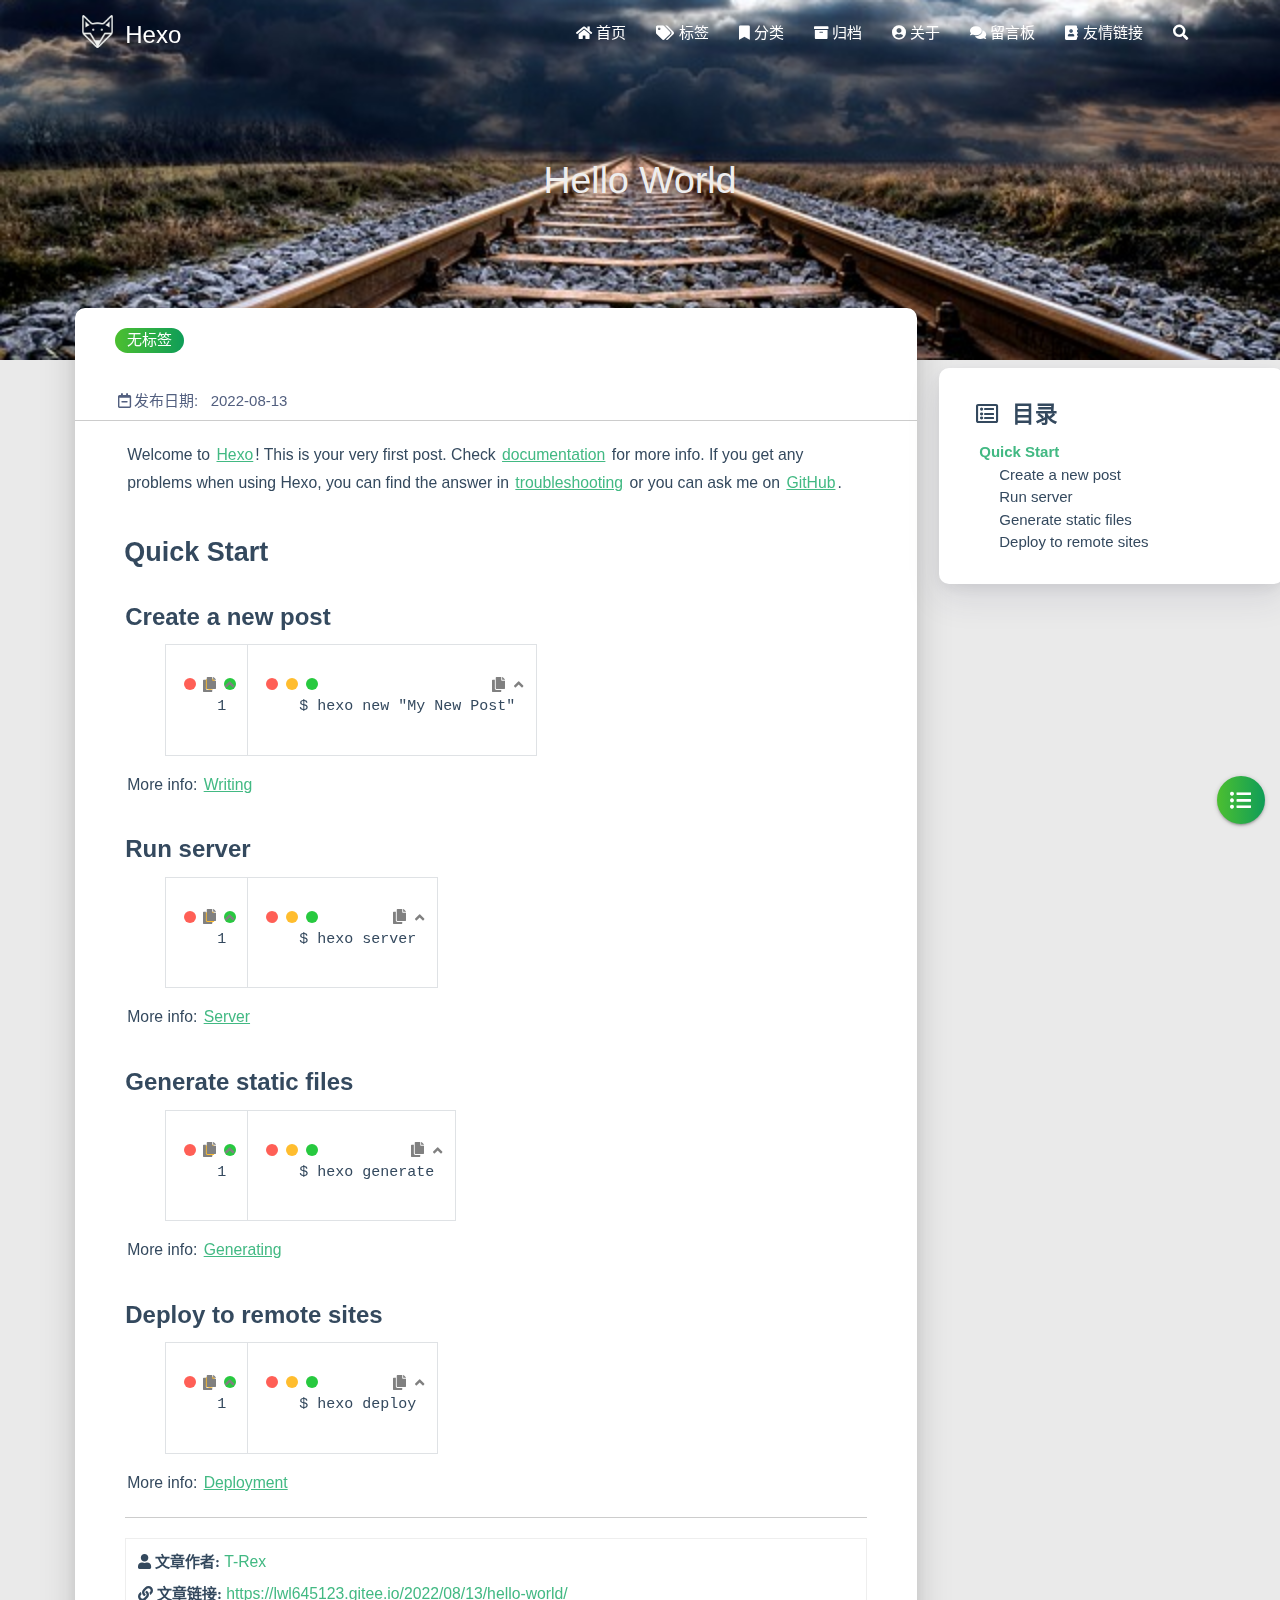
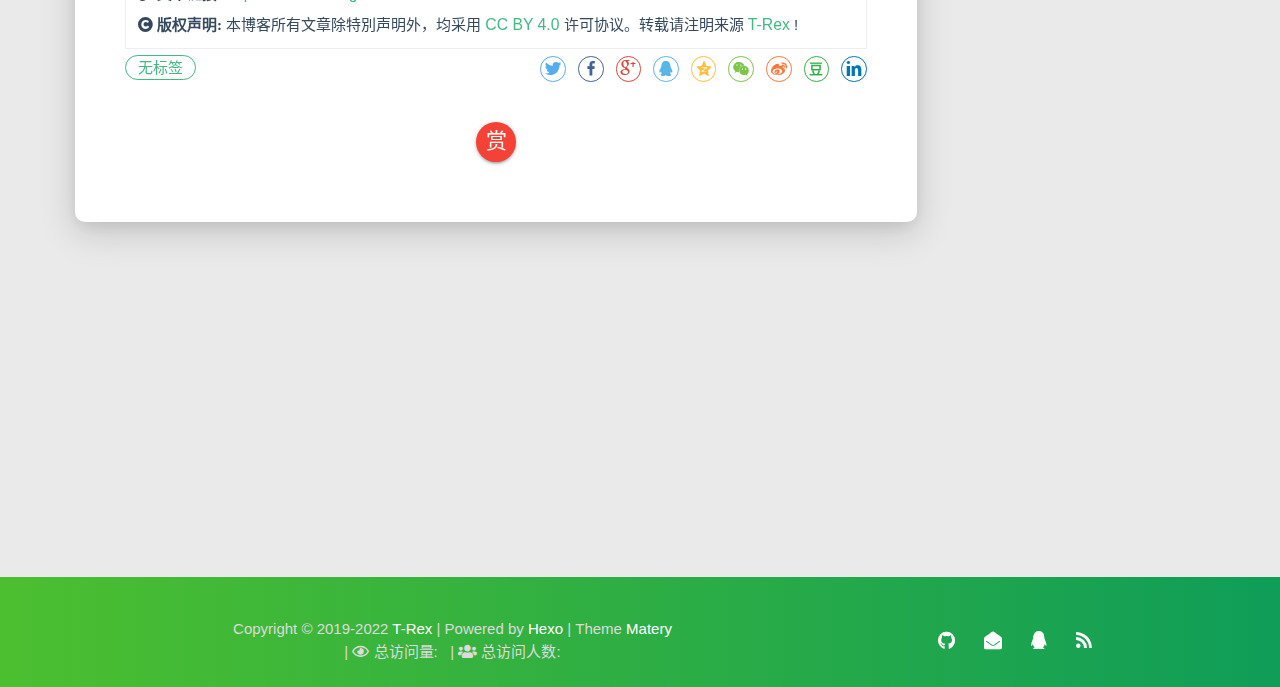
<file: 2022/08/13/hello-world/index.html>
<!DOCTYPE HTML>
<html lang="zh-CN">


<head>
    <meta charset="utf-8">
    <meta name="keywords" content="Hello World, Hexo">
    <meta name="description" content="Welcome to Hexo! This is your very first post. Check documentation for more info. If you get any problems when using Hex">
    <meta http-equiv="X-UA-Compatible" content="IE=edge">
    <meta name="viewport" content="width=device-width, initial-scale=1.0, user-scalable=no">
    <meta name="renderer" content="webkit|ie-stand|ie-comp">
    <meta name="mobile-web-app-capable" content="yes">
    <meta name="format-detection" content="telephone=no">
    <meta name="apple-mobile-web-app-capable" content="yes">
    <meta name="apple-mobile-web-app-status-bar-style" content="black-translucent">
    <meta name="referrer" content="no-referrer-when-downgrade">
    <!-- Global site tag (gtag.js) - Google Analytics -->


    <title>Hello World | Hexo</title>
    <link rel="icon" type="image/png" href="/favicon.png">

    <link rel="stylesheet" type="text/css" href="/libs/awesome/css/all.min.css">
    <link rel="stylesheet" type="text/css" href="/libs/materialize/materialize.min.css">
    <link rel="stylesheet" type="text/css" href="/libs/aos/aos.css">
    <link rel="stylesheet" type="text/css" href="/libs/animate/animate.min.css">
    <link rel="stylesheet" type="text/css" href="/libs/lightGallery/css/lightgallery.min.css">
    <link rel="stylesheet" type="text/css" href="/css/matery.css">
    <link rel="stylesheet" type="text/css" href="/css/my.css">

    <script src="/libs/jquery/jquery-3.6.0.min.js"></script>

<meta name="generator" content="Hexo 5.4.2"></head>




<body>
    <header class="navbar-fixed">
    <nav id="headNav" class="bg-color nav-transparent">
        <div id="navContainer" class="nav-wrapper container">
            <div class="brand-logo">
                <a href="/" class="waves-effect waves-light">
                    
                    <img src="/medias/logo.png" class="logo-img" alt="LOGO">
                    
                    <span class="logo-span">Hexo</span>
                </a>
            </div>
            

<a href="#" data-target="mobile-nav" class="sidenav-trigger button-collapse"><i class="fas fa-bars"></i></a>
<ul class="right nav-menu">
  
  <li class="hide-on-med-and-down nav-item">
    
    <a href="/" class="waves-effect waves-light">
      
      <i class="fas fa-home" style="zoom: 0.6;"></i>
      
      <span>首页</span>
    </a>
    
  </li>
  
  <li class="hide-on-med-and-down nav-item">
    
    <a href="/tags" class="waves-effect waves-light">
      
      <i class="fas fa-tags" style="zoom: 0.6;"></i>
      
      <span>标签</span>
    </a>
    
  </li>
  
  <li class="hide-on-med-and-down nav-item">
    
    <a href="/categories" class="waves-effect waves-light">
      
      <i class="fas fa-bookmark" style="zoom: 0.6;"></i>
      
      <span>分类</span>
    </a>
    
  </li>
  
  <li class="hide-on-med-and-down nav-item">
    
    <a href="/archives" class="waves-effect waves-light">
      
      <i class="fas fa-archive" style="zoom: 0.6;"></i>
      
      <span>归档</span>
    </a>
    
  </li>
  
  <li class="hide-on-med-and-down nav-item">
    
    <a href="/about" class="waves-effect waves-light">
      
      <i class="fas fa-user-circle" style="zoom: 0.6;"></i>
      
      <span>关于</span>
    </a>
    
  </li>
  
  <li class="hide-on-med-and-down nav-item">
    
    <a href="/contact" class="waves-effect waves-light">
      
      <i class="fas fa-comments" style="zoom: 0.6;"></i>
      
      <span>留言板</span>
    </a>
    
  </li>
  
  <li class="hide-on-med-and-down nav-item">
    
    <a href="/friends" class="waves-effect waves-light">
      
      <i class="fas fa-address-book" style="zoom: 0.6;"></i>
      
      <span>友情链接</span>
    </a>
    
  </li>
  
  <li>
    <a href="#searchModal" class="modal-trigger waves-effect waves-light">
      <i id="searchIcon" class="fas fa-search" title="搜索" style="zoom: 0.85;"></i>
    </a>
  </li>
</ul>


<div id="mobile-nav" class="side-nav sidenav">

    <div class="mobile-head bg-color">
        
        <img src="/medias/logo.png" class="logo-img circle responsive-img">
        
        <div class="logo-name">Hexo</div>
        <div class="logo-desc">
            
            生而俗人，喜欢金钱和感动
            
        </div>
    </div>

    <ul class="menu-list mobile-menu-list">
        
        <li class="m-nav-item">
	  
		<a href="/" class="waves-effect waves-light">
			
			    <i class="fa-fw fas fa-home"></i>
			
			首页
		</a>
          
        </li>
        
        <li class="m-nav-item">
	  
		<a href="/tags" class="waves-effect waves-light">
			
			    <i class="fa-fw fas fa-tags"></i>
			
			标签
		</a>
          
        </li>
        
        <li class="m-nav-item">
	  
		<a href="/categories" class="waves-effect waves-light">
			
			    <i class="fa-fw fas fa-bookmark"></i>
			
			分类
		</a>
          
        </li>
        
        <li class="m-nav-item">
	  
		<a href="/archives" class="waves-effect waves-light">
			
			    <i class="fa-fw fas fa-archive"></i>
			
			归档
		</a>
          
        </li>
        
        <li class="m-nav-item">
	  
		<a href="/about" class="waves-effect waves-light">
			
			    <i class="fa-fw fas fa-user-circle"></i>
			
			关于
		</a>
          
        </li>
        
        <li class="m-nav-item">
	  
		<a href="/contact" class="waves-effect waves-light">
			
			    <i class="fa-fw fas fa-comments"></i>
			
			留言板
		</a>
          
        </li>
        
        <li class="m-nav-item">
	  
		<a href="/friends" class="waves-effect waves-light">
			
			    <i class="fa-fw fas fa-address-book"></i>
			
			友情链接
		</a>
          
        </li>
        
        
        <li><div class="divider"></div></li>
        <li>
            <a href="https://github.com/blinkfox/hexo-theme-matery" class="waves-effect waves-light" target="_blank">
                <i class="fab fa-github-square fa-fw"></i>Fork Me
            </a>
        </li>
        
    </ul>
</div>


        </div>

        
            <style>
    .nav-transparent .github-corner {
        display: none !important;
    }

    .github-corner {
        position: absolute;
        z-index: 10;
        top: 0;
        right: 0;
        border: 0;
        transform: scale(1.1);
    }

    .github-corner svg {
        color: #0f9d58;
        fill: #fff;
        height: 64px;
        width: 64px;
    }

    .github-corner:hover .octo-arm {
        animation: a 0.56s ease-in-out;
    }

    .github-corner .octo-arm {
        animation: none;
    }

    @keyframes a {
        0%,
        to {
            transform: rotate(0);
        }
        20%,
        60% {
            transform: rotate(-25deg);
        }
        40%,
        80% {
            transform: rotate(10deg);
        }
    }
</style>

<a href="https://github.com/blinkfox/hexo-theme-matery" class="github-corner tooltipped hide-on-med-and-down" target="_blank"
   data-tooltip="Fork Me" data-position="left" data-delay="50">
    <svg viewBox="0 0 250 250" aria-hidden="true">
        <path d="M0,0 L115,115 L130,115 L142,142 L250,250 L250,0 Z"></path>
        <path d="M128.3,109.0 C113.8,99.7 119.0,89.6 119.0,89.6 C122.0,82.7 120.5,78.6 120.5,78.6 C119.2,72.0 123.4,76.3 123.4,76.3 C127.3,80.9 125.5,87.3 125.5,87.3 C122.9,97.6 130.6,101.9 134.4,103.2"
              fill="currentColor" style="transform-origin: 130px 106px;" class="octo-arm"></path>
        <path d="M115.0,115.0 C114.9,115.1 118.7,116.5 119.8,115.4 L133.7,101.6 C136.9,99.2 139.9,98.4 142.2,98.6 C133.8,88.0 127.5,74.4 143.8,58.0 C148.5,53.4 154.0,51.2 159.7,51.0 C160.3,49.4 163.2,43.6 171.4,40.1 C171.4,40.1 176.1,42.5 178.8,56.2 C183.1,58.6 187.2,61.8 190.9,65.4 C194.5,69.0 197.7,73.2 200.1,77.6 C213.8,80.2 216.3,84.9 216.3,84.9 C212.7,93.1 206.9,96.0 205.4,96.6 C205.1,102.4 203.0,107.8 198.3,112.5 C181.9,128.9 168.3,122.5 157.7,114.1 C157.9,116.9 156.7,120.9 152.7,124.9 L141.0,136.5 C139.8,137.7 141.6,141.9 141.8,141.8 Z"
              fill="currentColor" class="octo-body"></path>
    </svg>
</a>
        
    </nav>

</header>

    



<div class="bg-cover pd-header post-cover" style="background-image: url('/medias/featureimages/12.jpg')">
    <div class="container" style="right: 0px;left: 0px;">
        <div class="row">
            <div class="col s12 m12 l12">
                <div class="brand">
                    <h1 class="description center-align post-title">Hello World</h1>
                </div>
            </div>
        </div>
    </div>
</div>




<main class="post-container content">

    
    <link rel="stylesheet" href="/libs/tocbot/tocbot.css">
<style>
    #articleContent h1::before,
    #articleContent h2::before,
    #articleContent h3::before,
    #articleContent h4::before,
    #articleContent h5::before,
    #articleContent h6::before {
        display: block;
        content: " ";
        height: 100px;
        margin-top: -100px;
        visibility: hidden;
    }

    #articleContent :focus {
        outline: none;
    }

    .toc-fixed {
        position: fixed;
        top: 64px;
    }

    .toc-widget {
        width: 345px;
        padding-left: 20px;
    }

    .toc-widget .toc-title {
        padding: 35px 0 15px 17px;
        font-size: 1.5rem;
        font-weight: bold;
        line-height: 1.5rem;
    }

    .toc-widget ol {
        padding: 0;
        list-style: none;
    }

    #toc-content {
        padding-bottom: 30px;
        overflow: auto;
    }

    #toc-content ol {
        padding-left: 10px;
    }

    #toc-content ol li {
        padding-left: 10px;
    }

    #toc-content .toc-link:hover {
        color: #42b983;
        font-weight: 700;
        text-decoration: underline;
    }

    #toc-content .toc-link::before {
        background-color: transparent;
        max-height: 25px;

        position: absolute;
        right: 23.5vw;
        display: block;
    }

    #toc-content .is-active-link {
        color: #42b983;
    }

    #floating-toc-btn {
        position: fixed;
        right: 15px;
        bottom: 76px;
        padding-top: 15px;
        margin-bottom: 0;
        z-index: 998;
    }

    #floating-toc-btn .btn-floating {
        width: 48px;
        height: 48px;
    }

    #floating-toc-btn .btn-floating i {
        line-height: 48px;
        font-size: 1.4rem;
    }
</style>
<div class="row">
    <div id="main-content" class="col s12 m12 l9">
        <!-- 文章内容详情 -->
<div id="artDetail">
    <div class="card">
        <div class="card-content article-info">
            <div class="row tag-cate">
                <div class="col s7">
                    
                          <div class="article-tag">
                            <span class="chip bg-color">无标签</span>
                          </div>
                    
                </div>
                <div class="col s5 right-align">
                    
                </div>
            </div>

            <div class="post-info">
                
                <div class="post-date info-break-policy">
                    <i class="far fa-calendar-minus fa-fw"></i>发布日期:&nbsp;&nbsp;
                    2022-08-13
                </div>
                

                

                

                

                
            </div>
        </div>
        <hr class="clearfix">

        

        

        <div class="card-content article-card-content">
            <div id="articleContent">
                <p>Welcome to <a target="_blank" rel="noopener" href="https://hexo.io/">Hexo</a>! This is your very first post. Check <a target="_blank" rel="noopener" href="https://hexo.io/docs/">documentation</a> for more info. If you get any problems when using Hexo, you can find the answer in <a target="_blank" rel="noopener" href="https://hexo.io/docs/troubleshooting.html">troubleshooting</a> or you can ask me on <a target="_blank" rel="noopener" href="https://github.com/hexojs/hexo/issues">GitHub</a>.</p>
<h2 id="Quick-Start"><a href="#Quick-Start" class="headerlink" title="Quick Start"></a>Quick Start</h2><h3 id="Create-a-new-post"><a href="#Create-a-new-post" class="headerlink" title="Create a new post"></a>Create a new post</h3><figure class="highlight bash"><table><tr><td class="gutter"><pre><span class="line">1</span><br></pre></td><td class="code"><pre><span class="line">$ hexo new <span class="string">&quot;My New Post&quot;</span></span><br></pre></td></tr></table></figure>

<p>More info: <a target="_blank" rel="noopener" href="https://hexo.io/docs/writing.html">Writing</a></p>
<h3 id="Run-server"><a href="#Run-server" class="headerlink" title="Run server"></a>Run server</h3><figure class="highlight bash"><table><tr><td class="gutter"><pre><span class="line">1</span><br></pre></td><td class="code"><pre><span class="line">$ hexo server</span><br></pre></td></tr></table></figure>

<p>More info: <a target="_blank" rel="noopener" href="https://hexo.io/docs/server.html">Server</a></p>
<h3 id="Generate-static-files"><a href="#Generate-static-files" class="headerlink" title="Generate static files"></a>Generate static files</h3><figure class="highlight bash"><table><tr><td class="gutter"><pre><span class="line">1</span><br></pre></td><td class="code"><pre><span class="line">$ hexo generate</span><br></pre></td></tr></table></figure>

<p>More info: <a target="_blank" rel="noopener" href="https://hexo.io/docs/generating.html">Generating</a></p>
<h3 id="Deploy-to-remote-sites"><a href="#Deploy-to-remote-sites" class="headerlink" title="Deploy to remote sites"></a>Deploy to remote sites</h3><figure class="highlight bash"><table><tr><td class="gutter"><pre><span class="line">1</span><br></pre></td><td class="code"><pre><span class="line">$ hexo deploy</span><br></pre></td></tr></table></figure>

<p>More info: <a target="_blank" rel="noopener" href="https://hexo.io/docs/one-command-deployment.html">Deployment</a></p>

                
            </div>
            <hr/>

            

    <div class="reprint" id="reprint-statement">
        
            <div class="reprint__author">
                <span class="reprint-meta" style="font-weight: bold;">
                    <i class="fas fa-user">
                        文章作者:
                    </i>
                </span>
                <span class="reprint-info">
                    <a href="/about" rel="external nofollow noreferrer">T-Rex</a>
                </span>
            </div>
            <div class="reprint__type">
                <span class="reprint-meta" style="font-weight: bold;">
                    <i class="fas fa-link">
                        文章链接:
                    </i>
                </span>
                <span class="reprint-info">
                    <a href="https://lwl645123.gitee.io/2022/08/13/hello-world/">https://lwl645123.gitee.io/2022/08/13/hello-world/</a>
                </span>
            </div>
            <div class="reprint__notice">
                <span class="reprint-meta" style="font-weight: bold;">
                    <i class="fas fa-copyright">
                        版权声明:
                    </i>
                </span>
                <span class="reprint-info">
                    本博客所有文章除特別声明外，均采用
                    <a href="https://creativecommons.org/licenses/by/4.0/deed.zh" rel="external nofollow noreferrer" target="_blank">CC BY 4.0</a>
                    许可协议。转载请注明来源
                    <a href="/about" target="_blank">T-Rex</a>
                    !
                </span>
            </div>
        
    </div>

    <script async defer>
      document.addEventListener("copy", function (e) {
        let toastHTML = '<span>复制成功，请遵循本文的转载规则</span><button class="btn-flat toast-action" onclick="navToReprintStatement()" style="font-size: smaller">查看</a>';
        M.toast({html: toastHTML})
      });

      function navToReprintStatement() {
        $("html, body").animate({scrollTop: $("#reprint-statement").offset().top - 80}, 800);
      }
    </script>



            <div class="tag_share" style="display: block;">
                <div class="post-meta__tag-list" style="display: inline-block;">
                    
                        <div class="article-tag">
                            <span class="chip bg-color">无标签</span>
                        </div>
                    
                </div>
                <div class="post_share" style="zoom: 80%; width: fit-content; display: inline-block; float: right; margin: -0.15rem 0;">
                    <link rel="stylesheet" type="text/css" href="/libs/share/css/share.min.css">
<div id="article-share">

    
    <div class="social-share" data-sites="twitter,facebook,google,qq,qzone,wechat,weibo,douban,linkedin" data-wechat-qrcode-helper="<p>微信扫一扫即可分享！</p>"></div>
    <script src="/libs/share/js/social-share.min.js"></script>
    

    

</div>

                </div>
            </div>
            
                <style>
    #reward {
        margin: 40px 0;
        text-align: center;
    }

    #reward .reward-link {
        font-size: 1.4rem;
        line-height: 38px;
    }

    #reward .btn-floating:hover {
        box-shadow: 0 6px 12px rgba(0, 0, 0, 0.2), 0 5px 15px rgba(0, 0, 0, 0.2);
    }

    #rewardModal {
        width: 320px;
        height: 350px;
    }

    #rewardModal .reward-title {
        margin: 15px auto;
        padding-bottom: 5px;
    }

    #rewardModal .modal-content {
        padding: 10px;
    }

    #rewardModal .close {
        position: absolute;
        right: 15px;
        top: 15px;
        color: rgba(0, 0, 0, 0.5);
        font-size: 1.3rem;
        line-height: 20px;
        cursor: pointer;
    }

    #rewardModal .close:hover {
        color: #ef5350;
        transform: scale(1.3);
        -moz-transform:scale(1.3);
        -webkit-transform:scale(1.3);
        -o-transform:scale(1.3);
    }

    #rewardModal .reward-tabs {
        margin: 0 auto;
        width: 210px;
    }

    .reward-tabs .tabs {
        height: 38px;
        margin: 10px auto;
        padding-left: 0;
    }

    .reward-content ul {
        padding-left: 0 !important;
    }

    .reward-tabs .tabs .tab {
        height: 38px;
        line-height: 38px;
    }

    .reward-tabs .tab a {
        color: #fff;
        background-color: #ccc;
    }

    .reward-tabs .tab a:hover {
        background-color: #ccc;
        color: #fff;
    }

    .reward-tabs .wechat-tab .active {
        color: #fff !important;
        background-color: #22AB38 !important;
    }

    .reward-tabs .alipay-tab .active {
        color: #fff !important;
        background-color: #019FE8 !important;
    }

    .reward-tabs .reward-img {
        width: 210px;
        height: 210px;
    }
</style>

<div id="reward">
    <a href="#rewardModal" class="reward-link modal-trigger btn-floating btn-medium waves-effect waves-light red">赏</a>

    <!-- Modal Structure -->
    <div id="rewardModal" class="modal">
        <div class="modal-content">
            <a class="close modal-close"><i class="fas fa-times"></i></a>
            <h4 class="reward-title">你的赏识是我前进的动力</h4>
            <div class="reward-content">
                <div class="reward-tabs">
                    <ul class="tabs row">
                        <li class="tab col s6 alipay-tab waves-effect waves-light"><a href="#alipay">支付宝</a></li>
                        <li class="tab col s6 wechat-tab waves-effect waves-light"><a href="#wechat">微 信</a></li>
                    </ul>
                    <div id="alipay">
                        <img src="/medias/reward/alipay.jpg" class="reward-img" alt="支付宝打赏二维码">
                    </div>
                    <div id="wechat">
                        <img src="/medias/reward/wechat.png" class="reward-img" alt="微信打赏二维码">
                    </div>
                </div>
            </div>
        </div>
    </div>
</div>

<script>
    $(function () {
        $('.tabs').tabs();
    });
</script>

            
        </div>
    </div>

    

    

    

    

    

    

    

    

    

<article id="prenext-posts" class="prev-next articles">
    <div class="row article-row">
        
        <div class="article col s12 m6" data-aos="fade-up" data-aos="fade-up">
            <div class="article-badge left-badge text-color">
                <i class="far fa-dot-circle"></i>&nbsp;本篇
            </div>
            <div class="card">
                <a href="/2022/08/13/hello-world/">
                    <div class="card-image">
                        
                        
                        <img src="/medias/featureimages/12.jpg" class="responsive-img" alt="Hello World">
                        
                        <span class="card-title">Hello World</span>
                    </div>
                </a>
                <div class="card-content article-content">
                    <div class="summary block-with-text">
                        
                            
                        
                    </div>
                    <div class="publish-info">
                            <span class="publish-date">
                                <i class="far fa-clock fa-fw icon-date"></i>2022-08-13
                            </span>
                        <span class="publish-author">
                            
                            <i class="fas fa-user fa-fw"></i>
                            T-Rex
                            
                        </span>
                    </div>
                </div>

                
            </div>
        </div>
        
        
        <div class="article col s12 m6" data-aos="fade-up">
            <div class="article-badge right-badge text-color">
                本篇&nbsp;<i class="far fa-dot-circle"></i>
            </div>
            <div class="card">
                <a href="/2022/08/13/hello-world/">
                    <div class="card-image">
                        
                        
                        <img src="/medias/featureimages/12.jpg" class="responsive-img" alt="Hello World">
                        
                        <span class="card-title">Hello World</span>
                    </div>
                </a>
                <div class="card-content article-content">
                    <div class="summary block-with-text">
                        
                            
                        
                    </div>
                    <div class="publish-info">
                            <span class="publish-date">
                                <i class="far fa-clock fa-fw icon-date"></i>2022-08-13
                            </span>
                        <span class="publish-author">
                            
                            <i class="fas fa-user fa-fw"></i>
                            T-Rex
                            
                        </span>
                    </div>
                </div>

                
            </div>
        </div>
        
    </div>
</article>

</div>



<!-- 代码块功能依赖 -->
<script type="text/javascript" src="/libs/codeBlock/codeBlockFuction.js"></script>

<!-- 代码语言 -->

<script type="text/javascript" src="/libs/codeBlock/codeLang.js"></script>


<!-- 代码块复制 -->

<script type="text/javascript" src="/libs/codeBlock/codeCopy.js"></script>


<!-- 代码块收缩 -->

<script type="text/javascript" src="/libs/codeBlock/codeShrink.js"></script>


    </div>
    <div id="toc-aside" class="expanded col l3 hide-on-med-and-down">
        <div class="toc-widget card" style="background-color: white;">
            <div class="toc-title"><i class="far fa-list-alt"></i>&nbsp;&nbsp;目录</div>
            <div id="toc-content"></div>
        </div>
    </div>
</div>

<!-- TOC 悬浮按钮. -->

<div id="floating-toc-btn" class="hide-on-med-and-down">
    <a class="btn-floating btn-large bg-color">
        <i class="fas fa-list-ul"></i>
    </a>
</div>


<script src="/libs/tocbot/tocbot.min.js"></script>
<script>
    $(function () {
        tocbot.init({
            tocSelector: '#toc-content',
            contentSelector: '#articleContent',
            headingsOffset: -($(window).height() * 0.4 - 45),
            collapseDepth: Number('0'),
            headingSelector: 'h2, h3, h4'
        });

        // modify the toc link href to support Chinese.
        let i = 0;
        let tocHeading = 'toc-heading-';
        $('#toc-content a').each(function () {
            $(this).attr('href', '#' + tocHeading + (++i));
        });

        // modify the heading title id to support Chinese.
        i = 0;
        $('#articleContent').children('h2, h3, h4').each(function () {
            $(this).attr('id', tocHeading + (++i));
        });

        // Set scroll toc fixed.
        let tocHeight = parseInt($(window).height() * 0.4 - 64);
        let $tocWidget = $('.toc-widget');
        $(window).scroll(function () {
            let scroll = $(window).scrollTop();
            /* add post toc fixed. */
            if (scroll > tocHeight) {
                $tocWidget.addClass('toc-fixed');
            } else {
                $tocWidget.removeClass('toc-fixed');
            }
        });

        
        /* 修复文章卡片 div 的宽度. */
        let fixPostCardWidth = function (srcId, targetId) {
            let srcDiv = $('#' + srcId);
            if (srcDiv.length === 0) {
                return;
            }

            let w = srcDiv.width();
            if (w >= 450) {
                w = w + 21;
            } else if (w >= 350 && w < 450) {
                w = w + 18;
            } else if (w >= 300 && w < 350) {
                w = w + 16;
            } else {
                w = w + 14;
            }
            $('#' + targetId).width(w);
        };

        // 切换TOC目录展开收缩的相关操作.
        const expandedClass = 'expanded';
        let $tocAside = $('#toc-aside');
        let $mainContent = $('#main-content');
        $('#floating-toc-btn .btn-floating').click(function () {
            if ($tocAside.hasClass(expandedClass)) {
                $tocAside.removeClass(expandedClass).hide();
                $mainContent.removeClass('l9');
            } else {
                $tocAside.addClass(expandedClass).show();
                $mainContent.addClass('l9');
            }
            fixPostCardWidth('artDetail', 'prenext-posts');
        });
        
    });
</script>

    

</main>




    <footer class="page-footer bg-color">
    
        <link rel="stylesheet" href="/libs/aplayer/APlayer.min.css">
<style>
    .aplayer .aplayer-lrc p {
        
        display: none;
        
        font-size: 12px;
        font-weight: 700;
        line-height: 16px !important;
    }

    .aplayer .aplayer-lrc p.aplayer-lrc-current {
        
        display: none;
        
        font-size: 15px;
        color: #42b983;
    }

    
    .aplayer.aplayer-fixed.aplayer-narrow .aplayer-body {
        left: -66px !important;
    }

    .aplayer.aplayer-fixed.aplayer-narrow .aplayer-body:hover {
        left: 0px !important;
    }

    
</style>
<div class="">
    
    <div class="row">
        <meting-js class="col l8 offset-l2 m10 offset-m1 s12"
                   server="netease"
                   type="playlist"
                   id="503838841"
                   fixed='true'
                   autoplay='false'
                   theme='#42b983'
                   loop='all'
                   order='random'
                   preload='auto'
                   volume='0.7'
                   list-folded='true'
        >
        </meting-js>
    </div>
</div>

<script src="/libs/aplayer/APlayer.min.js"></script>
<script src="/libs/aplayer/Meting.min.js"></script>

    

    <div class="container row center-align"
         style="margin-bottom: 0px !important;">
        <div class="col s12 m8 l8 copy-right">
            Copyright&nbsp;&copy;
            
                <span id="year">2019-2022</span>
            
            <a href="/about" target="_blank">T-Rex</a>
            |&nbsp;Powered by&nbsp;<a href="https://hexo.io/" target="_blank">Hexo</a>
            |&nbsp;Theme&nbsp;<a href="https://github.com/blinkfox/hexo-theme-matery" target="_blank">Matery</a>
            <br>
            
            
            
                
            
            
                <span id="busuanzi_container_site_pv">
                &nbsp;|&nbsp;<i class="far fa-eye"></i>&nbsp;总访问量:&nbsp;
                    <span id="busuanzi_value_site_pv" class="white-color"></span>
            </span>
            
            
                <span id="busuanzi_container_site_uv">
                &nbsp;|&nbsp;<i class="fas fa-users"></i>&nbsp;总访问人数:&nbsp;
                    <span id="busuanzi_value_site_uv" class="white-color"></span>
            </span>
            
            <br>

            <!-- 运行天数提醒. -->
            
            <br>
            
        </div>
        <div class="col s12 m4 l4 social-link social-statis">
    <a href="https://github.com/blinkfox" class="tooltipped" target="_blank" data-tooltip="访问我的GitHub" data-position="top" data-delay="50">
        <i class="fab fa-github"></i>
    </a>



    <a href="mailto:1181062873@qq.com" class="tooltipped" target="_blank" data-tooltip="邮件联系我" data-position="top" data-delay="50">
        <i class="fas fa-envelope-open"></i>
    </a>







    <a href="tencent://AddContact/?fromId=50&fromSubId=1&subcmd=all&uin=1181062873" class="tooltipped" target="_blank" data-tooltip="QQ联系我: 1181062873" data-position="top" data-delay="50">
        <i class="fab fa-qq"></i>
    </a>







    <a href="/atom.xml" class="tooltipped" target="_blank" data-tooltip="RSS 订阅" data-position="top" data-delay="50">
        <i class="fas fa-rss"></i>
    </a>

</div>
    </div>
</footer>

<div class="progress-bar"></div>


    <!-- 搜索遮罩框 -->
<div id="searchModal" class="modal">
    <div class="modal-content">
        <div class="search-header">
            <span class="title"><i class="fas fa-search"></i>&nbsp;&nbsp;搜索</span>
            <input type="search" id="searchInput" name="s" placeholder="请输入搜索的关键字"
                   class="search-input">
        </div>
        <div id="searchResult"></div>
    </div>
</div>

<script type="text/javascript">
$(function () {
    var searchFunc = function (path, search_id, content_id) {
        'use strict';
        $.ajax({
            url: path,
            dataType: "xml",
            success: function (xmlResponse) {
                // get the contents from search data
                var datas = $("entry", xmlResponse).map(function () {
                    return {
                        title: $("title", this).text(),
                        content: $("content", this).text(),
                        url: $("url", this).text()
                    };
                }).get();
                var $input = document.getElementById(search_id);
                var $resultContent = document.getElementById(content_id);
                $input.addEventListener('input', function () {
                    var str = '<ul class=\"search-result-list\">';
                    var keywords = this.value.trim().toLowerCase().split(/[\s\-]+/);
                    $resultContent.innerHTML = "";
                    if (this.value.trim().length <= 0) {
                        return;
                    }
                    // perform local searching
                    datas.forEach(function (data) {
                        var isMatch = true;
                        var data_title = data.title.trim().toLowerCase();
                        var data_content = data.content.trim().replace(/<[^>]+>/g, "").toLowerCase();
                        var data_url = data.url;
                        data_url = data_url.indexOf('/') === 0 ? data.url : '/' + data_url;
                        var index_title = -1;
                        var index_content = -1;
                        var first_occur = -1;
                        // only match artiles with not empty titles and contents
                        if (data_title !== '' && data_content !== '') {
                            keywords.forEach(function (keyword, i) {
                                index_title = data_title.indexOf(keyword);
                                index_content = data_content.indexOf(keyword);
                                if (index_title < 0 && index_content < 0) {
                                    isMatch = false;
                                } else {
                                    if (index_content < 0) {
                                        index_content = 0;
                                    }
                                    if (i === 0) {
                                        first_occur = index_content;
                                    }
                                }
                            });
                        }
                        // show search results
                        if (isMatch) {
                            str += "<li><a href='" + data_url + "' class='search-result-title'>" + data_title + "</a>";
                            var content = data.content.trim().replace(/<[^>]+>/g, "");
                            if (first_occur >= 0) {
                                // cut out 100 characters
                                var start = first_occur - 20;
                                var end = first_occur + 80;
                                if (start < 0) {
                                    start = 0;
                                }
                                if (start === 0) {
                                    end = 100;
                                }
                                if (end > content.length) {
                                    end = content.length;
                                }
                                var match_content = content.substr(start, end);
                                // highlight all keywords
                                keywords.forEach(function (keyword) {
                                    var regS = new RegExp(keyword, "gi");
                                    match_content = match_content.replace(regS, "<em class=\"search-keyword\">" + keyword + "</em>");
                                });

                                str += "<p class=\"search-result\">" + match_content + "...</p>"
                            }
                            str += "</li>";
                        }
                    });
                    str += "</ul>";
                    $resultContent.innerHTML = str;
                });
            }
        });
    };

    searchFunc('/search.xml', 'searchInput', 'searchResult');
});
</script>

    <!-- 回到顶部按钮 -->
<div id="backTop" class="top-scroll">
    <a class="btn-floating btn-large waves-effect waves-light" href="#!">
        <i class="fas fa-arrow-up"></i>
    </a>
</div>


    <script src="/libs/materialize/materialize.min.js"></script>
    <script src="/libs/masonry/masonry.pkgd.min.js"></script>
    <script src="/libs/aos/aos.js"></script>
    <script src="/libs/scrollprogress/scrollProgress.min.js"></script>
    <script src="/libs/lightGallery/js/lightgallery-all.min.js"></script>
    <script src="/js/matery.js"></script>

    

    

    <!-- 雪花特效 -->
    

    <!-- 鼠标星星特效 -->
    

     
        <script src="https://ssl.captcha.qq.com/TCaptcha.js"></script>
        <script src="/libs/others/TencentCaptcha.js"></script>
        <button id="TencentCaptcha" data-appid="xxxxxxxxxx" data-cbfn="callback" type="button" hidden></button>
    

    <!-- Baidu Analytics -->

    <!-- Baidu Push -->

<script>
    (function () {
        var bp = document.createElement('script');
        var curProtocol = window.location.protocol.split(':')[0];
        if (curProtocol === 'https') {
            bp.src = 'https://zz.bdstatic.com/linksubmit/push.js';
        } else {
            bp.src = 'http://push.zhanzhang.baidu.com/push.js';
        }
        var s = document.getElementsByTagName("script")[0];
        s.parentNode.insertBefore(bp, s);
    })();
</script>

    
    <script src="/libs/others/clicklove.js" async="async"></script>
    
    
    <script async src="/libs/others/busuanzi.pure.mini.js"></script>
    

    

    

    <!--腾讯兔小巢-->
    
    

    

    

    
    <script src="/libs/instantpage/instantpage.js" type="module"></script>
    

</body>

</html>
</file>
<file: css/matery.css>
/*全局基础样式*/
/*小屏幕下(手机类)的样式*/
@media only screen and (max-width: 601px) {
    .container {
        width: 95%;
    }
}

/*中等屏幕下(平板类)的样式*/
@media only screen and (min-width: 600px) and (max-width: 992px) {
    .container {
        width: 90%;
    }
}

/*大屏幕下(桌面类)的样式*/
@media only screen and (min-width: 993px) {
    .container {
        width: 90%;
        max-width: 1125px;
    }

    .head-container {
        position: absolute;
        padding: 0 30px;
        width: 100%;
    }

    .post-container {
        width: 90%;
        margin: 0 auto;
        max-width: 1250px;
    }
}

body {
    background-color: #eaeaea;
    margin: 0;
    color: #34495e;
    overflow-x: hidden;
    overflow-y: auto;
}

h1 {
    margin: 48px 0 22px -5px;
    font-size: 2.0rem;
    font-weight: bold;
    line-height: 2.0rem;
}

h2 {
    margin: 42px 0 18px -5px;
    font-size: 1.8rem;
    font-weight: bold;
    line-height: 1.8rem;
}

h3 {
    margin: 38px 0 15px -4px;
    font-size: 1.6rem;
    font-weight: bold;
    line-height: 1.7rem;
}

h4 {
    margin: 32px 0 12px -4px;
    font-size: 1.45rem;
    font-weight: bold;
    line-height: 1.45rem;
}

h5 {
    margin: 28px 0 8px -4px;
    font-size: 1.2rem;
    font-weight: bold;
    line-height: 1.2rem;
}

h6 {
    margin: 22px 0 4px -4px;
    font-size: 1.1rem;
    line-height: 1.1rem;
}

p {
    font-size: 1rem;
    line-height: 1.5rem;
}

hr {
    margin: 20px 0;
    border: 0;
    border-top: 1px solid #ccc;
}

blockquote {
    border-left: 5px solid #42b983;
    padding: 1rem 0.8rem 0.2rem 0.8rem;
    color: #666;
    background-color: rgba(66, 185, 131, .1);
}

pre {
    padding: 2rem 1rem 1rem 3rem !important;
    border-radius: 0.35rem;
    tab-size: 4;
}

.code-area::after {
    content: " ";
    position: absolute;
    border-radius: 50%;
    background: #ff5f56;
    width: 12px;
    height: 12px;
    top: 0;
    left: 12px;
    margin-top: 12px;
    -webkit-box-shadow: 20px 0 #ffbd2e, 40px 0 #27c93f;
    box-shadow: 20px 0 #ffbd2e, 40px 0 #27c93f;
}

code {
    padding: 1px 5px;
    top: 13px !important;
    font-family: Inconsolata, Monaco, Consolas, 'Courier New', Courier, monospace;
    font-size: 0.91rem;
    color: #e96900;
    background-color: #f8f8f8;
    border-radius: 2px;
}

.code_copy {
    position: absolute;
    top: 0.7rem;
    right: 25px;
    z-index: 1;
    filter: invert(50%);
    cursor: pointer;
}

.codecopy_notice {
    position: absolute;
    top: 0.7rem;
    right: 6px;
    z-index: 1;
    filter: invert(50%);
    opacity: 0;
}

.code_lang {
    position: absolute;
    top: 1.2rem;
    right: 46px;
    line-height: 0;
    font-weight: bold;
    font-family: Consolas, Monaco, 'Andale Mono', 'Ubuntu Mono', monospace;
    z-index: 1;
    filter: invert(50%);
    cursor: pointer;
}

.code-expand {
    position: absolute;
    top: 4px;
    right: 0;
    filter: invert(50%);
    padding: 7px;
    z-index: 999 !important;
    cursor: pointer;
    transition: all .3s;
    transform: rotate(0deg);
}

.code-closed .code-expand {
    transform: rotate(-180deg) !important;
    transition: all .3s;
}

.code-closed pre::before {
    height: 0;
}

pre code {
    padding: 0;
    color: #e8eaf6;
    background-color: #272822;
}

/* 键盘 kbd 标签样式 */
kbd {
    margin: 0 3px;
    padding: 3px 5px;
    border-radius: 3px;
    border: 1px solid #b4b4b4;
    box-shadow: 0 1px 3px rgba(0, 0, 0, 0.25), 0 2px 1px 0 rgba(255, 255, 255, 0.6) inset;
    font-family: Consolas, Monaco, 'Andale Mono', 'Ubuntu Mono', monospace;
    font-size: 0.9rem;
    font-weight: 600;
    background-color: #f8f8f8;
    color: #34495e;
    line-height: 1.8rem;
    white-space: nowrap;
}

b,
strong {
    font-weight: bold;
}

dfn {
    font-style: italic;
}

small {
    font-size: 85%;
}

cite {
    font-style: normal;
}

mark {
    background-color: #fcf8e3;
    padding: .2em;
}

.card {
    border-radius: 10px;
    box-shadow: 0 15px 35px rgba(50, 50, 93, .1), 0 5px 15px rgba(0, 0, 0, .07) !important;
}

.card .card-image img {
    border-radius: 8px 8px 0 0;
    /* 修改文章列表图片填充样式为 cover 以覆盖整个区域而不会被缩放 */
    object-fit: cover;
}

.container .row {
    margin-bottom: 0;
}

.bg-color {
    background-image: linear-gradient(to right, #4cbf30 0%, #0f9d58 100%);
}

.text-color {
    color: #0f9d58 !important;
}

.white-color {
    color: #fff;
}

.progress-bar {
    height: 4px;
    position: fixed;
    bottom: 0;
    z-index: 300;
    background: linear-gradient(to right, #4cbf30 0%, #0f9d58 100%);
    opacity: 0.8;
}

.sidenav-overlay {
    z-index: 500;
}

.pd-header {
    margin-top: -64px;
}

header .side-nav {
    width: 240px;
    z-index: 999;
    box-shadow: 0 2px 5px 0 rgba(0, 0, 0, 0.16), 0 7px 10px 0 rgba(0, 0, 0, 0.12);
}

nav {
    box-shadow: 0 2px 5px 0 rgba(0, 0, 0, 0.16), 0 7px 10px 0 rgba(0, 0, 0, 0.12);
}

header .nav-transparent {
    background-color: transparent !important;
    background-image: none;
    box-shadow: none;
}

header nav .brand-span {
    font-size: 1.45rem;
}

header .brand-logo .logo-img {
    height: 45px;
    vertical-align: middle;
    padding-bottom: 6px;
}

header .brand-logo .logo-span {
    font-size: 1.6rem;
}

/*修改顶部 logo 的文字垂直对齐为 top，避免默认 middle 看起来偏下*/
header .brand-logo .waves-effect {
    vertical-align: top;
}

header .button-collapse i {
    font-size: 1.5rem;
}

header .side-nav .mobile-head {
    padding: 0 15px;
}

header .side-nav .mobile-head img {
    margin-top: 30px;
    width: 75px;
    height: 75px;
}

header .side-nav .mobile-head .logo-name {
    margin-top: -30px;
    padding-left: 10px;
    font-size: 1.5rem;
}

header .side-nav .mobile-head .logo-desc {
    margin-top: -10px;
    padding-left: 10px;
    padding-bottom: 10px;
    font-size: 0.8rem;
    line-height: 1.3rem;
    color: #e3e3e3;
}

header .side-nav .menu-list li {
    padding: 0;
    margin-left: -15px;
}

header .side-nav .menu-list a {
    height: 50px;
    line-height: 50px;
    color: #34495e !important;
}

.mobile-menu-list a i {
    margin-left: 8px !important;
    font-size: 1.16rem;
    color: #34495e !important;
}

header .side-nav .fa-fw {
    width: 3.3rem;
    text-align: left;
}

header .side-nav .social-link {
    position: absolute;
    bottom: 45px;
    padding-left: 15px;
}

.social-link a {
    font-size: 1.2rem;
    display: inline;
    padding: 0 12px;
}

.cover-btns {
    position: relative;
    top: 10vh;
    text-align: center;
}

.cover-btns a {
    margin: 10px 15px;
    padding: 0 35px;
    height: 45px;
    line-height: 45px;
    font-size: 1rem;
    color: #fff;
    border: 1px solid #fff;
    background-color: transparent;
    border-radius: 30px;
    box-shadow: none;
}

.cover-btns a:hover {
    border: 1px solid #f44336;
    background-color: #f44336;
    box-shadow: 0 14px 26px -12px rgba(233, 30, 99, 0.42),
    0 4px 23px 0 rgba(0, 0, 0, 0.12),
    0 8px 10px -5px rgba(233, 30, 99, 0.2);
}

.cover-btns a i {
    font-size: 1.1rem;
    padding-right: 5px;
}

.scroll-down {
    background: #333;
    margin: 100px auto;
    -webkit-animation: scroll-down 1.5s infinite;
    -moz-animation: scroll-down 1.5s infinite;
    -o-animation: scroll-down 1.5s infinite;
    animation: scroll-down 1.5s infinite;
}

@-moz-keyframes scroll-down {
    0% {
        opacity: 0.4;
        -ms-filter: "progid:DXImageTransform.Microsoft.Alpha(Opacity=40)";
        filter: alpha(opacity=40);
        top: 0;
    }

    50% {
        opacity: 1;
        -ms-filter: none;
        filter: none;
        top: -16px;
    }

    100% {
        opacity: 0.4;
        -ms-filter: "progid:DXImageTransform.Microsoft.Alpha(Opacity=40)";
        filter: alpha(opacity=40);
        top: 0;
    }
}

@-webkit-keyframes scroll-down {
    0% {
        opacity: 0.4;
        -ms-filter: "progid:DXImageTransform.Microsoft.Alpha(Opacity=40)";
        filter: alpha(opacity=40);
        top: 0;
    }

    50% {
        opacity: 1;
        -ms-filter: none;
        filter: none;
        top: -16px;
    }

    100% {
        opacity: 0.4;
        -ms-filter: "progid:DXImageTransform.Microsoft.Alpha(Opacity=40)";
        filter: alpha(opacity=40);
        top: 0;
    }
}

@-o-keyframes scroll-down {
    0% {
        opacity: 0.4;
        -ms-filter: "progid:DXImageTransform.Microsoft.Alpha(Opacity=40)";
        filter: alpha(opacity=40);
        top: 0;
    }

    50% {
        opacity: 1;
        -ms-filter: none;
        filter: none;
        top: -16px;
    }

    100% {
        opacity: 0.4;
        -ms-filter: "progid:DXImageTransform.Microsoft.Alpha(Opacity=40)";
        filter: alpha(opacity=40);
        top: 0;
    }
}

@keyframes scroll-down {
    0% {
        opacity: 0.4;
        -ms-filter: "progid:DXImageTransform.Microsoft.Alpha(Opacity=40)";
        filter: alpha(opacity=40);
        top: 0;
    }

    50% {
        opacity: 1;
        -ms-filter: none;
        filter: none;
        top: -16px;
    }

    100% {
        opacity: 0.4;
        -ms-filter: "progid:DXImageTransform.Microsoft.Alpha(Opacity=40)";
        filter: alpha(opacity=40);
        top: 0;
    }
}

.cover-social-link {
    position: relative;
    top: 23vh;
    width: 100%;
    text-align: center;
}

.cover-social-link a {
    padding: 0 15px;
    font-size: 1.35rem;
    color: #fff;
}

header .go-back {
    float: left;
    position: relative;
    padding-left: 5px;
    padding-right: 5px;
    z-index: 1;
    height: 56px;
}

header .go-back i {
    font-size: 1.6rem;
    font-weight: 200;
    line-height: 56px;
}

/* 背景图效果. */
.bg-cover {
    position: relative;
    display: flex;
    align-items: center;
    height: 60vh;
    padding: 0;
    border: 0;
    overflow: hidden;
    background-position: center center;
    background-size: cover;
    transform: translate3d(0px, 0px, 0px);
}

.index-cover {
    height: 100vh;
}

.post-cover {
    height: 40vh !important;
}

.bg-cover:after {
    -webkit-animation: rainbow 60s infinite;
    animation: rainbow 60s infinite;
}

.bg-cover:before,
.bg-cover:after {
    position: absolute;
    z-index: 1;
    width: 100%;
    height: 100%;
    display: block;
    left: 0;
    top: 0;
    content: "";
}

.bg-cover .container {
    position: relative;
    color: #fff;
    z-index: 2;
}

.bg-cover .title {
    font-size: 4rem;
    line-height: 1.2em;
    margin-bottom: 20px;
    position: relative;
}

.bg-cover .description {
    font-weight: 300;
    font-size: 1.25rem;
    line-height: 1.4em;
    color: #eee;
}

.bg-cover .post-title {
    margin: 0 auto;
    font-size: 2.5rem;
    font-weight: 400;
}

@-webkit-keyframes rainbow {

    0%,
    100% {
        background: rgba(156, 39, 176, 0.75);
        background: linear-gradient(45deg, rgba(156, 39, 176, 0.75) 0%, rgba(156, 39, 176, 0.65) 100%);
        background: -moz-linear-gradient(135deg, rgba(156, 39, 176, 0.75) 0%, rgba(156, 39, 176, 0.65) 100%);
        background: -webkit-linear-gradient(135deg, rgba(156, 39, 176, 0.75) 0%, rgba(156, 39, 176, 0.65) 100%);
    }

    16% {
        background: rgba(132, 13, 121, 0.75);
        background: linear-gradient(45deg, rgba(132, 13, 121, 0.75) 0%, rgba(132, 13, 121, 0.65) 100%);
        background: -moz-linear-gradient(135deg, rgba(132, 13, 121, 0.75) 0%, rgba(132, 13, 121, 0.65) 100%);
        background: -webkit-linear-gradient(135deg, rgba(132, 13, 121, 0.75) 0%, rgba(132, 13, 121, 0.65) 100%);
    }

    32% {
        background: rgba(239, 83, 80, 0.75);
        background: linear-gradient(45deg, rgba(239, 83, 80, 0.75) 0%, rgba(239, 83, 80, 0.65) 100%);
        background: -moz-linear-gradient(135deg, rgba(239, 83, 80, 0.75) 0%, rgba(239, 83, 80, 0.65) 100%);
        background: -webkit-linear-gradient(135deg, rgba(239, 83, 80, 0.75) 0%, rgba(239, 83, 80, 0.65) 100%);
    }

    48% {
        background: rgba(255, 87, 34, 0.75);
        background: linear-gradient(45deg, rgba(255, 87, 34, 0.75) 0%, rgba(255, 87, 34, 0.65) 100%);
        background: -moz-linear-gradient(135deg, rgba(255, 87, 34, 0.75) 0%, rgba(255, 87, 34, 0.65) 100%);
        background: -webkit-linear-gradient(135deg, rgba(255, 87, 34, 0.75) 0%, rgba(255, 87, 34, 0.65) 100%);
    }

    64% {
        background: rgba(255, 160, 0, 0.75);
        background: linear-gradient(45deg, rgba(255, 160, 0, 0.75) 0%, rgba(255, 160, 0, 0.65) 100%);
        background: -moz-linear-gradient(135deg, rgba(255, 160, 0, 0.75) 0%, rgba(255, 112, 66, 0.65) 100%);
        background: -webkit-linear-gradient(135deg, rgba(255, 160, 0, 0.75) 0%, rgba(255, 160, 0, 0.65) 100%);
    }

    80% {
        background: rgba(233, 30, 99, 0.75);
        background: linear-gradient(45deg, rgba(233, 30, 99, 0.75) 0%, rgba(233, 30, 99, 0.65) 100%);
        background: -moz-linear-gradient(135deg, rgba(233, 30, 99, 0.75) 0%, rgba(233, 30, 99, 0.65) 100%);
        background: -webkit-linear-gradient(135deg, rgba(2233, 30, 99, 0.75) 0%, rgba(233, 30, 99, 0.65) 100%);
    }
}

@keyframes rainbow {

    0%,
    100% {
        background: rgba(156, 39, 176, 0.75);
        background: linear-gradient(45deg, rgba(156, 39, 176, 0.75) 0%, rgba(156, 39, 176, 0.65) 100%);
        background: -moz-linear-gradient(135deg, rgba(156, 39, 176, 0.75) 0%, rgba(156, 39, 176, 0.65) 100%);
        background: -webkit-linear-gradient(135deg, rgba(156, 39, 176, 0.75) 0%, rgba(156, 39, 176, 0.65) 100%);
    }

    16% {
        background: rgba(132, 13, 121, 0.75);
        background: linear-gradient(45deg, rgba(132, 13, 121, 0.75) 0%, rgba(132, 13, 121, 0.65) 100%);
        background: -moz-linear-gradient(135deg, rgba(132, 13, 121, 0.75) 0%, rgba(132, 13, 121, 0.65) 100%);
        background: -webkit-linear-gradient(135deg, rgba(132, 13, 121, 0.75) 0%, rgba(132, 13, 121, 0.65) 100%);
    }

    32% {
        background: rgba(239, 83, 80, 0.75);
        background: linear-gradient(45deg, rgba(239, 83, 80, 0.75) 0%, rgba(239, 83, 80, 0.65) 100%);
        background: -moz-linear-gradient(135deg, rgba(239, 83, 80, 0.75) 0%, rgba(239, 83, 80, 0.65) 100%);
        background: -webkit-linear-gradient(135deg, rgba(239, 83, 80, 0.75) 0%, rgba(239, 83, 80, 0.65) 100%);
    }

    48% {
        background: rgba(255, 87, 34, 0.75);
        background: linear-gradient(45deg, rgba(255, 87, 34, 0.75) 0%, rgba(255, 87, 34, 0.65) 100%);
        background: -moz-linear-gradient(135deg, rgba(255, 87, 34, 0.75) 0%, rgba(255, 87, 34, 0.65) 100%);
        background: -webkit-linear-gradient(135deg, rgba(255, 87, 34, 0.75) 0%, rgba(255, 87, 34, 0.65) 100%);
    }

    64% {
        background: rgba(255, 160, 0, 0.75);
        background: linear-gradient(45deg, rgba(255, 160, 0, 0.75) 0%, rgba(255, 160, 0, 0.65) 100%);
        background: -moz-linear-gradient(135deg, rgba(255, 160, 0, 0.75) 0%, rgba(255, 112, 66, 0.65) 100%);
        background: -webkit-linear-gradient(135deg, rgba(255, 160, 0, 0.75) 0%, rgba(255, 160, 0, 0.65) 100%);
    }

    80% {
        background: rgba(233, 30, 99, 0.75);
        background: linear-gradient(45deg, rgba(233, 30, 99, 0.75) 0%, rgba(233, 30, 99, 0.65) 100%);
        background: -moz-linear-gradient(135deg, rgba(233, 30, 99, 0.75) 0%, rgba(233, 30, 99, 0.65) 100%);
        background: -webkit-linear-gradient(135deg, rgba(2233, 30, 99, 0.75) 0%, rgba(233, 30, 99, 0.65) 100%);
    }
}

.index-card {
    margin-top: -10px;
    padding-top: 20px;
}

.carousel-post .title {
    font-size: 2.6rem;
}

.dream {
    margin-top: 20px;
    margin-bottom: 40px;
}

.dream .title,
.music-player .title,
.video-player .title {
    margin-bottom: 20px;
    font-size: 2rem;
    font-weight: 700;
}

.dream .text {
    opacity: .6;
    font-size: 1.1rem;
}

.music-player,
.video-player {
    margin-top: 10px;
    margin-bottom: 50px;
}

.music,
.dplayer-video {
    box-shadow: 0 5px 20px 0 rgba(0, 0, 0, .2), 0 10px 20px -12px rgba(0, 0, 0, .5) !important;
}

#recommend-sections {
    margin-top: -30px;
    padding-top: 30px;
}

.index-card .card .card-content {
    padding: 20px 40px;
}

@media only screen and (min-width: 1418px) {
    .recommend {
        margin-top: 20px;
        padding: 0 0.75rem;
    }
}

@media only screen and (max-width: 601px) {
    .index-card .card .card-content {
        padding: 10px 10px;
    }
}

/*中等屏幕下(平板类)的样式*/
@media only screen and (min-width: 600px) and (max-width: 992px) {
    .index-card .card .card-content {
        padding: 20px 20px;
    }
}

.recommend .row .col {
    padding: 0 1.25rem;
}

.recommend .title {
    margin-top: 25px;
    margin-bottom: 25px;
    text-align: center;
    font-size: 1.8rem;
    font-weight: 700;
    line-height: 1.8rem;
}

.recommend .post-card:before {
    position: absolute;
    z-index: 0;
    width: 100%;
    height: 100%;
    display: block;
    left: 0;
    top: 0;
    content: "";
    background-color: rgba(0, 0, 0, .3);
    border-radius: 10px;
}

.recommend .post-card {
    position: relative;
    width: 100%;
    height: 300px;
    max-height: 300px;
    margin-bottom: 15px;
    margin-top: 15px;
    text-align: center;
    border: 0;
    border-radius: 10px;
    color: rgba(0, 0, 0, .87);
    background: #fff 50%;
    background-size: cover;
    box-shadow: 0 15px 35px rgba(50, 50, 93, .1), 0 5px 15px rgba(0, 0, 0, .07);
}

.recommend .post-card .post-body {
    position: relative;
    margin: 0 auto;
    padding: 1.8rem 1.25rem;
    z-index: 2;
}

.recommend .post-card .post-categories {
    margin: 10px auto;
}

.recommend .post-card .post-categories .category {
    padding: 0 8px;
    color: hsla(0, 0%, 100%, .7) !important;
    font-size: .75rem;
    font-weight: 500;
}

.recommend .post-card a {
    color: #fff;
}

.recommend .post-card .post-title {
    height: 48px;
    margin-top: 10px;
    margin-bottom: 5px;
}

.recommend .post-card .post-description {
    margin: 20px auto;
    max-width: 500px;
    height: 65px;
    max-height: 65px;
    font-size: 14px;
    color: hsla(0, 0%, 100%, .78) !important;
}

.recommend .post-card .read-more {
    height: 40px;
    margin: .6rem 1px;
    font-size: 0.9rem;
    font-weight: 400;
    line-height: 40px;
    color: #fff;
    border-radius: 30px;
    box-shadow: 0 2px 2px 0 rgba(244, 67, 54, .14), 0 3px 1px -2px rgba(244, 67, 54, .2), 0 1px 5px 0 rgba(244, 67, 54, .12);
}

.recommend .post-card .read-more .icon {
    font-size: 1.05rem;
    padding-right: 10px;
}

.archive-calendar {
    margin-top: -60px;
    max-width: 820px;
}

#post-calendar {
    width: 100%;
    height: 225px;
}

.settings-content {
    margin-top: -10px;
}

/*文章列表卡片各样式*/
#articles {
    margin-top: 10px;
    margin-bottom: 10px;
}

article a {
    margin-right: 0 !important;
    color: #525f7f;
    text-transform: none !important;
}

article a:hover {
    font-weight: bold;
    color: #42b983;
    text-decoration: underline;
}

.articles .row {
    margin-left: 0;
    margin-right: 0;
}

article .card {
    border-radius: 8px;
    overflow: hidden;
}

article .card-image {
    background-color: #222;
    border-radius: 8px;
}

article .card-image img {
    height: 220px;
    border-radius: 0.3rem;
    opacity: .7;
}

article .tag-image img {
    height: 220px;
}

article .card .card-content {
    padding: 15px 15px 12px 18px;
}

article .article-content .summary {
    padding-bottom: 2px;
    padding-left: 0;
    margin-bottom: 6px;
    word-break: break-all;
}

article .article-content .publish-author {
    float: right;
}

.publish-date .icon-date {
    padding-right: 5px;
}

.publish-author .icon-category {
    padding-left: 10px;
}

.article-content .publish-author .post-category {
    padding-left: 5px;
}

article .card .card-action {
    padding: 10px 15px 10px 18px;
    border-radius: 0 0 8px 8px !important;
}

article .article-tags .chip {
    margin: 2px;
    font-size: 0.8rem;
    font-weight: 400;
    height: 22px;
    line-height: 22px;
    color: #fff;
    border-radius: 10px;
}

.prev-next {
    margin-left: -0.75rem;
}

.prev-next .article-badge {
    min-width: 3rem;
    margin-top: 7px;
    padding: 3px 10px 3px 8px;
    text-align: center;
    font-size: 1rem;
    line-height: inherit;
    position: absolute;
    box-sizing: border-box;
    z-index: 200;
    background-color: #fff;
    font-weight: 500;
}

.prev-next .left-badge {
    border-radius: 8px 0 8px 0;
}

.prev-next .right-badge {
    border-radius: 0 8px 0 8px;
    right: 10px;
}

.paging {
    margin-bottom: 15px;
}

.paging .row {
    margin-left: 0;
    margin-right: 0;
}

.paging .page-info {
    font-size: 1.4rem;
    color: #888;
    padding-top: 1rem;
}

.paging i {
    font-size: 2.5rem;
}

.paging .disabled {
    background-color: #ccc !important;
}

.paging .disabled i {
    color: #999 !important;
}

/*文章详情样式*/
#artDetail {
    margin-top: -60px;
}

/* 修改小屏幕下文章详情table样式. */
@media only screen and (max-width: 550px) {
    #articleContent table {
        table-layout: fixed;
    }
}

@media only screen and (min-width: 1418px) {
    #artDetail {
        margin-top: -60px;
        padding: 0 0.75rem;
    }
}

#artDetail .card {
    box-shadow: 0 10px 35px 2px rgba(0, 0, 0, .15),
    0 5px 15px rgba(0, 0, 0, .07),
    0 2px 5px -5px rgba(0, 0, 0, .1) !important;
}

#artDetail .tag-cate {
    padding-bottom: 15px;
}

#artDetail a {
    margin-right: 0 !important;
    text-transform: none !important;
}

#artDetail .article-info {
    padding: 20px 30px 1px 40px;
    margin-bottom: -5px;
}

#artDetail .article-tag .chip {
    font-size: 1rem;
    font-weight: 400;
    height: 25px;
    line-height: 24px;
    color: #fff;
    border-radius: 15px;
    margin-right: 5px;
    margin-bottom: 2px;
}

#artDetail .tag_share .article-tag .chip {
    font-size: 1rem;
    font-weight: 400;
    height: 25px;
    line-height: 23px;
    border-radius: 15px;
    margin-right: 5px;
    margin-bottom: 2px;
    color: #42b983;
    background: #fff;
    border: 1px solid;
    transition: all 0.6s ease-in-out;
}

#artDetail .tag_share .article-tag .chip:hover {
    color: #fff;
    background: #42b983;
}

#artDetail .post-cate {
    float: right;
    color: #42b983;
}

#artDetail .post-cate a {
    padding-right: 5px;
    color: #42b983;
    font-weight: 500;
}

#artDetail .post-cate a:hover {
    text-decoration: underline;
}

#artDetail .post-info {
    color: #525f7f;
}

#artDetail .post-info .post-category {
    padding-right: 4px;
    color: #525f7f;
}

#artDetail .post-info .post-category:hover {
    font-weight: bold;
    color: #42b983;
    text-decoration: underline;
}

#artDetail .post-info .post-date {
    color: #525f7f;
}

#artDetail .post-info .post-word-count {
    margin-left: 15px;
}

#artDetail .post-info .post-read {
    margin-left: 15px;
    color: #525f7f;
}

#artDetail .article-card-content {
    padding: 0 15px 20px 18px;
}

@media only screen and (max-width: 601px) {
    #artDetail .article-info {
        padding: 15px 15px 1px 15px;
        margin-bottom: -5px;
    }
}

@media only screen and (min-width: 600px) and (max-width: 992px) {
    #artDetail .article-card-content {
        padding: 0 30px 20px 32px;
    }

    #artDetail .article-info {
        padding: 15px 20px 0 28px;
        margin-bottom: -5px;
    }
}

@media only screen and (min-width: 993px) {
    #artDetail .article-card-content {
        padding: 0 50px 20px 50px;
    }
}

#artDetail .reprint {
    margin: 15px 0 0.4rem;
    padding: 0.5rem 0.8rem;
    border: 1px solid #eee;
    line-height: 2;
    transition: box-shadow 0.3s ease-in-out
}

#artDetail .reprint-info {
    word-break: break-word;
}

#artDetail .reprint:hover {
    box-shadow: 0 0 10px 0 rgba(232, 237, 250, .6), 0 4px 8px 0 rgba(232, 237, 250, .5)
}

#artDetail .reprint a {
    font-size: 1.05rem;
    color: #42b983;
    font-weight: 500;
}

#articleContent p {
    margin: 2px 2px 10px;
    font-size: 1.05rem;
    line-height: 1.85rem;
}

#articleContent blockquote p {
    text-indent: 0.2rem;
}

#articleContent a {
    padding: 0 2px;
    color: #42b983;
    font-weight: 500;
    text-decoration: underline;
    word-wrap: break-word;
}

#articleContent .img-item {
    text-align: center;
}

#articleContent img {
    max-width: 100%;
    height: auto;
    cursor: pointer;
}

#articleContent video {
    display: block;
    margin: 30px auto;
    box-shadow: 0 5px 35px 0 rgba(0, 0, 0, .2), 0 10px 35px -11px rgba(0, 0, 0, .6);
    cursor: pointer;
}

#articleContent ol,
#articleContent ul {
    display: block;
    padding-left: 2em !important;
    word-spacing: 0.05rem;
}

#articleContent ul li,
#articleContent ol li {
    display: list-item;
    line-height: 1.8rem;
    font-size: 1rem;
}

#articleContent ul li {
    list-style-type: disc;
}

#articleContent ul ul li {
    list-style-type: circle;
}

#articleContent table {
    width: 100%;
    display: block;
    border-collapse: collapse;
    border-spacing: 0;
    overflow: auto;
}

/**
#articleContent table,
th,
td {
    padding: 12px 13px;
    border: 1px solid #dfe2e5;
}
**/

table tr:nth-child(2n),
thead {
    background-color: #fafafa;
}

#articleContent table th {
    background-color: #f2f2f2;
    min-width: 80px;
    border: 1px solid #dfe2e5;
    padding: 6px 6px;
}

#articleContent table td {
    min-width: 80px;
    border: 1px solid #dfe2e5;
    padding: 6px 6px;
}

#articleContent [type="checkbox"]:not(:checked),
[type="checkbox"]:checked {
    position: inherit;
    margin-left: -1.3rem;
    margin-right: 0.4rem;
    margin-top: -1px;
    vertical-align: middle;
    left: unset;
    visibility: visible;
}

@media only screen and (min-width: 600px) {
    #article-share .social-share a {
        margin-left: 15px !important;
    }
}

.chip-container {
    margin-top: -60px;
}

.chip-container .tag-title {
    margin-bottom: 10px;
    color: #3C4858;
    font-size: 1.75rem;
    font-weight: 400;
}

.chip-container .tag-chips {
    margin: 1rem auto 0.5rem;
    max-width: 850px;
    text-align: center;
}

.chip-container .tags-posts {
    margin-top: 20px;
}

.chip-container .chip-default {
    color: #34495e;
}

.chip-container .chip-active {
    color: #FFF !important;
    background: linear-gradient(to bottom right, #FF5E3A 0%, #FF2A68 100%) !important;
    box-shadow: 2px 5px 10px #aaa !important;
}

.chip-container .chip {
    margin: 10px 10px;
    padding: 19px 14px;
    display: inline-flex;
    line-height: 0;
    font-size: 1rem;
    font-weight: 500;
    border-radius: 5px;
    cursor: pointer;
    box-shadow: 0 3px 5px rgba(0, 0, 0, .12);
    z-index: 0;
}

.chip-container .chip:hover {
    color: #fff;
    background: linear-gradient(to right, #4cbf30 0%, #0f9d58 100%) !important;
}

.chip .tag-length {
    margin-left: 5px;
    margin-right: -2px;
    font-size: 0.5rem;
}

.chip-default .tag-length {
    color: #e91e63;
    margin-top: 1px;
}

.chip-active .tag-length {
    color: #fff;
}

/* archive page. */
#cd-timeline .year {
    position: relative;
    width: 80px;
    height: 80px;
    margin: 10px 0 50px -20px;
    padding: 21px 10px;
    background-color: #ff5722;
    color: #fff;
    font-size: 1.8rem;
    font-weight: 600;
}

#cd-timeline .year a {
    color: #fff;
}

#cd-timeline .month {
    position: relative;
    width: 60px;
    height: 60px;
    margin: 10px 0 30px -10px;
    padding: 14px 16px;
    background-color: #ef6c00;
    color: #fff;
    font-size: 1.7rem;
    font-weight: 600;
}

#cd-timeline .month a {
    color: #fff;
}

#cd-timeline .day {
    position: relative;
    padding: 8px 10px;
    background-color: #ffa726;
    color: #fff;
    font-size: 1.2rem;
    font-weight: 500;
}

#cd-timeline {
    /*width: 90%;*/
    max-width: 820px;
    position: relative;
    margin-top: 2rem;
    margin-bottom: 2rem;
}

#cd-timeline::before {
    /* this is the vertical line */
    content: '';
    position: absolute;
    top: 0;
    left: 18px;
    height: 100%;
    width: 4px;
    background: #0f9d58;
}

@media only screen and (min-width: 900px) {
    #cd-timeline {
        margin-top: 2rem;
        margin-bottom: 2rem;
    }

    #cd-timeline::before {
        left: 50%;
        margin-left: -2px;
    }

    #cd-timeline .year {
        margin: 10px 0 50px -40px;
        padding: 22px 11px;
    }

    #cd-timeline .month {
        margin: 10px 0 30px -30px;
        padding: 14px 16px;
    }
}

.cd-timeline-block {
    position: relative;
    margin: 1em 0;
}

.cd-timeline-block::after {
    clear: both;
    content: "";
    display: table;
}

.cd-timeline-block:first-child {
    margin-top: 0;
}

.cd-timeline-block:last-child {
    margin-bottom: 0;
}

@media only screen and (min-width: 870px) {
    .cd-timeline-block {
        margin: 1em 0;
    }

    .cd-timeline-block:first-child {
        margin-top: 0;
    }

    .cd-timeline-block:last-child {
        margin-bottom: 0;
    }
}

.cd-timeline-img {
    position: absolute;
    top: 0;
    left: 0;
    width: 40px;
    height: 40px;
    border-radius: 50%;
    box-shadow: 0 0 0 4px #ffffff, inset 0 2px 0 rgba(0, 0, 0, 0.08), 0 3px 0 4px rgba(0, 0, 0, 0.05);
}

@media only screen and (min-width: 900px) {
    .cd-timeline-img {
        width: 40px;
        height: 40px;
        left: 50%;
        margin-left: -20px;
        /* Force Hardware Acceleration in WebKit */
        -webkit-transform: translateZ(0);
        -webkit-backface-visibility: hidden;
    }

    .cssanimations .cd-timeline-img.is-hidden {
        visibility: hidden;
    }

    .cssanimations .cd-timeline-img.bounce-in {
        visibility: visible;
        -webkit-animation: cd-bounce-1 0.6s;
        -moz-animation: cd-bounce-1 0.6s;
        animation: cd-bounce-1 0.6s;
    }
}

.cd-timeline-content {
    position: relative;
    margin-top: -40px;
    margin-left: 60px;
    padding: 0;
    border-radius: 5px;
    background: #ffffff;
    box-shadow: 0 15px 35px rgba(50, 50, 93, .1), 0 5px 15px rgba(0, 0, 0, .07) !important;
}

.cd-timeline-content::after {
    clear: both;
    content: "";
    display: table;
}

.cd-timeline-content .card {
    margin: 0;
}

.cd-timeline-content::before {
    content: '';
    position: absolute;
    top: 18px !important;
    right: 100%;
    height: 0;
    width: 14px;
    margin-left: 2px;
    margin-right: 2px;
    border: 1px dashed #ffa726;
}

@media only screen and (min-width: 768px) {
    .cd-timeline-content h2 {
        font-size: 1.25rem;
    }

    .cd-timeline-content p {
        font-size: 1rem;
    }

    .cd-timeline-content .cd-read-more,
    .cd-timeline-content .cd-date {
        font-size: 0.875rem;
    }
}

@media only screen and (min-width: 900px) {
    .cd-timeline-content {
        margin-left: 0;
        padding: 0;
        width: 45%;

    }

    .cd-timeline-content::before {
        top: 24px;
        left: 100%;
    }

    .cd-timeline-content .cd-read-more {
        float: left;
    }

    .cd-timeline-block:nth-child(even) .cd-timeline-content {
        float: right;
    }

    .cd-timeline-block:nth-child(even) .cd-timeline-content::before {
        top: 24px;
        left: auto;
        right: 100%;
        border-color: #ffa726;
    }

    .cd-timeline-block:nth-child(even) .cd-timeline-content .cd-read-more {
        float: right;
    }

    .cssanimations .cd-timeline-content.is-hidden {
        visibility: hidden;
    }

    .cssanimations .cd-timeline-content.bounce-in {
        visibility: visible;
        -webkit-animation: cd-bounce-2 0.6s;
        -moz-animation: cd-bounce-2 0.6s;
        animation: cd-bounce-2 0.6s;
    }
}

/* about page styles. */

.about-container {
    width: 90%;
    max-width: 1225px;
    margin-top: -60px;
}

@media only screen and (max-width: 601px) {
    .about-container {
        width: 95%;
    }
}

.post-statis {
    text-align: center;
}

.post-statis .statis {
    display: inline-block;
    padding: 0.3rem 0.8rem;
    text-align: center;
    letter-spacing: .03rem;
}

.post-statis .statis .count {
    display: block;
    font-size: 1.3rem;
    font-weight: bold;
    text-decoration: underline;
}

.post-statis .statis .count a {
    color: #42b983;
}

.post-statis .statis .name {
    font-size: 0.9rem;
    color: #777;
}

#aboutme .social-link {
    margin: 0.5rem 0;
    text-align: center;
}

#aboutme .social-link a {
    display: inline-block;
    width: 2.3rem;
    height: 2.3rem;
    line-height: 2.2rem;
    margin: 0 0.5rem;
    padding: 0;
    color: #fff;
    border: 1px solid #0f9d58;
    background: radial-gradient(#4cbf30, #0f9d58);
    font-size: 0.9rem;
    border-radius: 50%;
    box-shadow: 0 4px 6px rgba(50, 50, 93, .21), 0 2px 3px rgba(0, 0, 0, .1);
}

.profile .avatar-img {
    max-width: 160px;
    width: 100%;
    margin: 0 auto;
    transform: translate3d(0, -65%, 0);
}

.profile .author {
    margin-top: -80px;
}

.profile .author .post-statis {
    margin: 0.5rem 0 1.4rem 0;
}

.profile .author .title {
    margin-bottom: 0.1rem;
    font-size: 1.8rem;
    font-weight: 500;
    color: #3C4858;
}

.profile .author .career {
    margin: 8px 0;
    font-size: 0.9rem;
    font-weight: 400;
    color: #777;
}

#aboutme .profile .social-link {
    margin: 1.5rem 0 0.8rem 0;
}

#aboutme .introduction {
    margin: 1.5rem auto 3rem;
    max-width: 600px;
    color: #999;
}

.post-charts,
.my-projects,
.my-skills,
.post-charts {
    padding: 3.8rem 1.5rem 0.8rem 1.5rem;
}

.post-charts,
.title,
.my-projects .title,
.my-skills .title,
.my-gallery .title {
    font-size: 2rem;
    margin-bottom: 2.25rem;
}

.my-projects .info {
    max-width: 360px;
    margin: 0 auto;
    padding: 1rem 0 1rem;
}

.my-projects .info .icon {
    display: inline-block;
    width: 76px;
    height: 76px;
    text-align: center;
    line-height: 76px;
    color: #fff;
    font-size: 1.75rem;
    border-radius: 50%;
}

.my-projects .info .info-title {
    margin: 1.25rem 0 0.875rem;
    font-size: 1.25rem;
    font-weight: 500;
    line-height: 1.5em;
}

.my-projects .info .info-title a {
    color: #34495e;
}

.my-projects .info .info-desc {
    margin: 0 0 10px;
    font-size: 0.9rem;
    color: #999;
}

.my-skills .skillbar {
    position: relative;
    display: block;
    max-width: 360px;
    margin: 15px auto;
    background: #eee;
    height: 30px;
    border-radius: 35px;
    -moz-border-radius: 35px;
    -webkit-border-radius: 35px;
    -webkit-transition: 0.4s linear;
    -moz-transition: 0.4s linear;
    -o-transition: 0.4s linear;
    transition: 0.4s linear;
    -webkit-transition-property: width, background-color;
    -moz-transition-property: width, background-color;
    -o-transition-property: width, background-color;
    transition-property: width, background-color;
}

.skillbar .skillbar-title {
    position: absolute;
    top: 0;
    left: 0;
    width: 110px;
    font-size: 0.9rem;
    color: #ffffff;
    border-radius: 35px;
    -webkit-border-radius: 35px;
    -moz-border-radius: 35px;
}

.skillbar .skillbar-title span {
    display: block;
    background: rgba(0, 0, 0, 0.15);
    padding: 0 20px;
    height: 30px;
    line-height: 30px;
    border-radius: 35px;
    -webkit-border-radius: 35px;
    -moz-border-radius: 35px;
}

.skillbar .skillbar-bar {
    height: 30px;
    width: 0;
    border-radius: 35px;
    -moz-border-radius: 35px;
    -webkit-border-radius: 35px;
}

.skillbar .skill-bar-percent {
    position: absolute;
    right: 10px;
    top: 0;
    font-size: 12px;
    height: 30px;
    line-height: 30px;
    color: #ffffff;
    color: rgba(0, 0, 0, 0.5);
}

.my-skills .other-skills {
    margin-top: 2rem;
}

.other-skills .sub-title {
    font-size: 1.5rem;
}

.other-skills .tag-chips {
    max-width: 600px;
}

.other-skills .chip {
    background-color: #fff;
    border: 1px solid #eee;
}

.other-skills .chip:hover {
    color: #fff;
    background: linear-gradient(to right, #4cbf30 0%, #0f9d58 100%);
    border: 1px solid #4cbf30;
    box-shadow: 0 5px 5px rgba(0, 0, 0, .25)
}

.my-gallery {
    margin: 4.5rem auto 1rem;
    padding: 0 1.2rem;
    max-width: 1100px;
}

.my-gallery .photo {
    margin: .5rem 0;
}

.my-gallery .photo img {
    width: 100%;
    height: 200px;
    border-radius: 10px;
    cursor: pointer;
}

/*尾部样式*/
footer {
    padding-bottom: 1px;
}

footer .social-statis {
    margin-top: 10px;
    position: relative;
}

footer a {
    color: #fff;
}

footer .copy-right {
    color: #dbdbdb;
}

/*搜索层样式*/
#searchIcon {
    font-size: 1.2rem;
}

#searchModal {
    min-height: 500px;
    width: 80%;
}

#searchModal .search-header .title {
    font-size: 1.6rem;
    color: #333;
}

#searchResult {
    margin: -15px 0 10px 10px;
}

p.search-result-summary{
    margin: 15px 0 0 -8px;
}

#searchResult .search-result-list {
    margin-left: -8px;
    margin-top: 0px;
    padding-left: 0;
    color: #666;
}

.search-result-list .search-result-title {
    font-size: 1.4rem;
    color: #42b983;
}

.search-result-list li {
    border-bottom: 1px solid #e5e5e5;
    padding: 15px 0 5px 0;
}

.search-result-list .search-keyword {
    margin: 0 2px;
    padding: 1px 5px 1px 4px;
    border-radius: 2px;
    background-color: #f2f2f2;
    color: #e96900;
    font-style: normal;
    white-space: pre-wrap;
}

/*回到顶部按钮样式*/
.top-scroll {
    display: none;
    position: fixed;
    right: 15px;
    bottom: 15px;
    padding-top: 15px;
    margin-bottom: 0;
    z-index: 998;
}

.top-scroll .btn-floating {
    background: linear-gradient(to bottom right, #FF5E3A 0%, #FF2A68 100%);
    width: 48px;
    height: 48px;
}

.top-scroll .btn-floating i {
    line-height: 48px;
    font-size: 1.8rem;
}

@media screen and (min-width: 368px) and (max-width: 767px) {
    .info-break-policy {
        word-break: keep-all;
        float: left;
        width: 50%;
    }
}

@media screen and (min-width: 768px) {
    .info-break-policy {
        word-break: keep-all;
        float: left;
        margin-right: 15px;
    }
}

@media screen and (max-width: 367px) {
    .info-break-policy {
        word-break: keep-all;
        float: left;
        width: 100%;
    }

    .custom-card {
        padding: 0 2px !important;
    }
}

.info-break-policy {
    margin-bottom: 8px;
}

.clearfix {
    clear: left;
}

.img-shadow {
    box-shadow: 0 5px 25px 0 rgba(0, 0, 0, .2), 0 10px 30px -11px rgba(0, 0, 0, .6)
}

.img-margin {
    margin: 25px auto 10px auto;
}

.caption {
    text-align: center;
    margin: 0 auto 15px auto;
}

.center-caption {
    color: #525f7f;
    padding: 5px;
    border-bottom: 1px solid #d9d9d9;
}

.lg-sub-html .center-caption {
    color: #fff !important;
    border-bottom: none;
}

.overflow-policy {
    overflow: hidden;
}

/* styles for '...' */
.block-with-text {
    /* hide text if it more than N lines  */
    overflow: hidden;
    /* for set '...' in absolute position */
    position: relative;
    /* use this value to count block height */
    line-height: 1.5em;
    /* max-height = line-height (1.2) * lines max number (3) */
    max-height: 4.5em;
    /* fix problem when last visible word doesn't adjoin right side  */
    text-align: justify;
    /* place for '...' */
    margin-right: -1em;
    padding-right: 1em;
}

/* create the ... style */
.block-with-text:before {
    /* points in the end */
    content: '...';
    /* absolute position */
    position: absolute;
    /* set position to right bottom corner of block */
    right: 0.2em;
    bottom: 0;
}

/* hide ... if we have text, which is less than or equal to max lines */
.block-with-text:after {
    /* points in the end */
    content: '';
    /* absolute position */
    position: absolute;
    /* set position to right bottom corner of text */
    right: 0;
    /* set width and height */
    width: 1em;
    height: 1em;
    /* fix the problem of hidden failure */
    margin-top: 0.4em;
    /* bg color = bg color under block */
    background: white;
}

/*二级菜单*/

.nav-menu {
}

.nav-menu li .sub-nav {
    position: absolute;
    top: 66px;
    list-style: none;
    margin-left: -20px;
    display: none;
}

.nav-menu li .sub-nav li {
    text-align: center;
    clear: left;
    width: 140px;
    height: 35px;
    line-height: 35px;
    position: relative;
}

.nav-menu li .sub-nav li a {
    height: 34px;
    line-height: 34px;
    width: 138px;
    padding: 0;
    display: inline-block;
    border-radius: 5px;
    color: #000;
}

.nav-show i[aria-hidden=true] {
    -webkit-transform: rotate(180deg) !important;
    -moz-transform: rotate(180deg) !important;
    -o-transform: rotate(180deg) !important;
    -ms-transform: rotate(180deg) !important;
    transform: rotate(180deg) !important;
    -webkit-transition: all .3s;
    -moz-transition: all .3s;
    -o-transition: all .3s;
    transition: all .3s;
}

.menus_item_child {
    background-color: rgba(255, 255, 255, .8);
    width: fit-content;
    border-radius: 10px;
    -webkit-box-shadow: 0 5px 20px -4px rgba(0, 0, 0, .5);
    box-shadow: 0 5px 20px -4px rgba(0, 0, 0, .5);
    display: none;
    opacity: 0.98;
    -ms-filter: none;
    filter: none;
    -webkit-animation: sub_menus .3s .1s ease both;
    -moz-animation: sub_menus .3s .1s ease both;
    -o-animation: sub_menus .3s .1s ease both;
    animation: sub_menus .3s .1s ease both;
}

.menus_item_child:before {
    content: "";
    position: absolute;
    top: -20px;
    left: 50%;
    margin-left: -10px;
    border-width: 10px;
    border-style: solid;
    border-color: transparent transparent rgba(255, 255, 255, .8)
}

.m-nav-item {
    position: relative;
}

.m-nav-item ul {
    display: none;
}

.m-nav-item ul li {
    width: 255px;
    height: 50px;
    line-height: 50px;
    text-align: center;
}

.m-nav-show .m-icon {
    -webkit-transform: rotate(90deg) !important;
    -moz-transform: rotate(90deg) !important;
    -o-transform: rotate(90deg) !important;
    -ms-transform: rotate(90deg) !important;
    transform: rotate(90deg) !important;
    -webkit-transition: all .3s;
    -moz-transition: all .3s;
    -o-transition: all .3s;
    transition: all .3s;
}

.m-nav-show,
.m-nav-item > a:hover {
    color: #FFF;
    background: rgba(255, 255, 255, .8);
}

.m-nav-show > a:before,
.m-nav-item > a:hover:before {
    opacity: 1;
}

.m-nav-item .m-icon {
    position: absolute;
    right: 15px;
    height: 50px;
    padding: 0;
    margin: 0;
}
</file>
<file: css/my.css>
/* Here is your custom css styles. */
/* Here is your custom css styles. */
::-webkit-scrollbar {
    /*整体样式*/
    width:8px;
}
::-webkit-scrollbar-track {
    /*轨道*/
    box-shadow: inset 0 0 5px rgba(0, 0, 0, 0.2);
    /* background: #ededed; */
    background: #ffffff;
}
::-webkit-scrollbar-thumb {
    height: 40%;
    /*滚动条小方块*/
    border-radius: 8px;
    /* background-color: #2e75d3; */
    background-color: #253e90;
    background-image: -webkit-linear-gradient(
            45deg,
            #077407 0%,
            #0abfbc 25%,
            transparent 25%,
            transparent 50%,
            #1b819a 50%,
            #00c996 75%,
            transparent 75%,
            transparent
    );
}
</file>
<file: libs/tocbot/tocbot.css>
.toc{overflow-y:auto}.toc>.toc-list{overflow:hidden;position:relative}.toc>.toc-list li{list-style:none}.toc-list{margin:0;padding-left:10px}a.toc-link{color:currentColor;height:100%}.is-collapsible{max-height:1000px;overflow:hidden;transition:all 300ms ease-in-out}.is-collapsed{max-height:0}.is-position-fixed{position:fixed !important;top:0}.is-active-link{font-weight:700}.toc-link::before{background-color:#EEE;content:' ';display:inline-block;height:inherit;left:0;margin-top:-1px;position:absolute;width:2px}.is-active-link::before{background-color:#54BC4B}
</file>
<file: libs/lightGallery/css/lightgallery.min.css>
@font-face{font-family:lg;src:url(../fonts/lg.ttf?22t19m) format("truetype"),url(../fonts/lg.woff?22t19m) format("woff"),url(../fonts/lg.svg?22t19m#lg) format("svg");font-weight:400;font-style:normal;font-display:block}.lg-icon{font-family:lg!important;speak:never;font-style:normal;font-weight:400;font-variant:normal;text-transform:none;line-height:1;-webkit-font-smoothing:antialiased;-moz-osx-font-smoothing:grayscale}.lg-actions .lg-next,.lg-actions .lg-prev{background-color:rgba(0,0,0,.45);border-radius:2px;color:#999;cursor:pointer;display:block;font-size:22px;margin-top:-10px;padding:8px 10px 9px;position:absolute;top:50%;z-index:1080;border:none;outline:0}.lg-actions .lg-next.disabled,.lg-actions .lg-prev.disabled{pointer-events:none;opacity:.5}.lg-actions .lg-next:hover,.lg-actions .lg-prev:hover{color:#FFF}.lg-actions .lg-next{right:20px}.lg-actions .lg-next:before{content:"\e095"}.lg-actions .lg-prev{left:20px}.lg-actions .lg-prev:after{content:"\e094"}@-webkit-keyframes lg-right-end{0%,100%{left:0}50%{left:-30px}}@-moz-keyframes lg-right-end{0%,100%{left:0}50%{left:-30px}}@-ms-keyframes lg-right-end{0%,100%{left:0}50%{left:-30px}}@keyframes lg-right-end{0%,100%{left:0}50%{left:-30px}}@-webkit-keyframes lg-left-end{0%,100%{left:0}50%{left:30px}}@-moz-keyframes lg-left-end{0%,100%{left:0}50%{left:30px}}@-ms-keyframes lg-left-end{0%,100%{left:0}50%{left:30px}}@keyframes lg-left-end{0%,100%{left:0}50%{left:30px}}.lg-outer.lg-right-end .lg-object{-webkit-animation:lg-right-end .3s;-o-animation:lg-right-end .3s;animation:lg-right-end .3s;position:relative}.lg-outer.lg-left-end .lg-object{-webkit-animation:lg-left-end .3s;-o-animation:lg-left-end .3s;animation:lg-left-end .3s;position:relative}.lg-toolbar{z-index:1082;left:0;position:absolute;top:0;width:100%;background-color:rgba(0,0,0,.45)}.lg-toolbar .lg-icon{color:#999;cursor:pointer;float:right;font-size:24px;height:47px;line-height:27px;padding:10px 0;text-align:center;width:50px;text-decoration:none!important;outline:0;background:0 0;border:none;box-shadow:none;-webkit-transition:color .2s linear;-o-transition:color .2s linear;transition:color .2s linear}.lg-toolbar .lg-icon:hover{color:#FFF}.lg-toolbar .lg-close:after{content:"\e070"}.lg-toolbar .lg-download:after{content:"\e0f2"}.lg-sub-html{background-color:rgba(0,0,0,.45);bottom:0;color:#EEE;font-size:16px;left:0;padding:10px 40px;position:fixed;right:0;text-align:center;z-index:1080}.lg-sub-html h4{margin:0;font-size:13px;font-weight:700}.lg-sub-html p{font-size:12px;margin:5px 0 0}#lg-counter{color:#999;display:inline-block;font-size:16px;padding-left:20px;padding-top:12px;vertical-align:middle}.lg-next,.lg-prev,.lg-toolbar{opacity:1;-webkit-transition:-webkit-transform .35s cubic-bezier(0,0,.25,1) 0s,opacity .35s cubic-bezier(0,0,.25,1) 0s,color .2s linear;-moz-transition:-moz-transform .35s cubic-bezier(0,0,.25,1) 0s,opacity .35s cubic-bezier(0,0,.25,1) 0s,color .2s linear;-o-transition:-o-transform .35s cubic-bezier(0,0,.25,1) 0s,opacity .35s cubic-bezier(0,0,.25,1) 0s,color .2s linear;transition:transform .35s cubic-bezier(0,0,.25,1) 0s,opacity .35s cubic-bezier(0,0,.25,1) 0s,color .2s linear}.lg-hide-items .lg-prev{opacity:0;-webkit-transform:translate3d(-10px,0,0);transform:translate3d(-10px,0,0)}.lg-hide-items .lg-next{opacity:0;-webkit-transform:translate3d(10px,0,0);transform:translate3d(10px,0,0)}.lg-hide-items .lg-toolbar{opacity:0;-webkit-transform:translate3d(0,-10px,0);transform:translate3d(0,-10px,0)}body:not(.lg-from-hash) .lg-outer.lg-start-zoom .lg-object{-webkit-transform:scale3d(.5,.5,.5);transform:scale3d(.5,.5,.5);opacity:0;-webkit-transition:-webkit-transform 250ms cubic-bezier(0,0,.25,1) 0s,opacity 250ms cubic-bezier(0,0,.25,1)!important;-moz-transition:-moz-transform 250ms cubic-bezier(0,0,.25,1) 0s,opacity 250ms cubic-bezier(0,0,.25,1)!important;-o-transition:-o-transform 250ms cubic-bezier(0,0,.25,1) 0s,opacity 250ms cubic-bezier(0,0,.25,1)!important;transition:transform 250ms cubic-bezier(0,0,.25,1) 0s,opacity 250ms cubic-bezier(0,0,.25,1)!important;-webkit-transform-origin:50% 50%;-moz-transform-origin:50% 50%;-ms-transform-origin:50% 50%;transform-origin:50% 50%}body:not(.lg-from-hash) .lg-outer.lg-start-zoom .lg-item.lg-complete .lg-object{-webkit-transform:scale3d(1,1,1);transform:scale3d(1,1,1);opacity:1}.lg-outer .lg-thumb-outer{background-color:#0D0A0A;bottom:0;position:absolute;width:100%;z-index:1080;max-height:350px;-webkit-transform:translate3d(0,100%,0);transform:translate3d(0,100%,0);-webkit-transition:-webkit-transform .25s cubic-bezier(0,0,.25,1) 0s;-moz-transition:-moz-transform .25s cubic-bezier(0,0,.25,1) 0s;-o-transition:-o-transform .25s cubic-bezier(0,0,.25,1) 0s;transition:transform .25s cubic-bezier(0,0,.25,1) 0s}.lg-outer .lg-thumb-outer.lg-grab .lg-thumb-item{cursor:-webkit-grab;cursor:-moz-grab;cursor:-o-grab;cursor:-ms-grab;cursor:grab}.lg-outer .lg-thumb-outer.lg-grabbing .lg-thumb-item{cursor:move;cursor:-webkit-grabbing;cursor:-moz-grabbing;cursor:-o-grabbing;cursor:-ms-grabbing;cursor:grabbing}.lg-outer .lg-thumb-outer.lg-dragging .lg-thumb{-webkit-transition-duration:0s!important;transition-duration:0s!important}.lg-outer.lg-thumb-open .lg-thumb-outer{-webkit-transform:translate3d(0,0,0);transform:translate3d(0,0,0)}.lg-outer .lg-thumb{padding:10px 0;height:100%;margin-bottom:-5px}.lg-outer .lg-thumb-item{cursor:pointer;float:left;overflow:hidden;height:100%;border:2px solid #FFF;border-radius:4px;margin-bottom:5px}@media (min-width:1025px){.lg-outer .lg-thumb-item{-webkit-transition:border-color .25s ease;-o-transition:border-color .25s ease;transition:border-color .25s ease}}.lg-outer .lg-thumb-item.active,.lg-outer .lg-thumb-item:hover{border-color:#a90707}.lg-outer .lg-thumb-item img{width:100%;height:100%;object-fit:cover}.lg-outer.lg-has-thumb .lg-item{padding-bottom:120px}.lg-outer.lg-can-toggle .lg-item{padding-bottom:0}.lg-outer.lg-pull-caption-up .lg-sub-html{-webkit-transition:bottom .25s ease;-o-transition:bottom .25s ease;transition:bottom .25s ease}.lg-outer.lg-pull-caption-up.lg-thumb-open .lg-sub-html{bottom:100px}.lg-outer .lg-toogle-thumb{background-color:#0D0A0A;border-radius:2px 2px 0 0;color:#999;cursor:pointer;font-size:24px;height:39px;line-height:27px;padding:5px 0;position:absolute;right:20px;text-align:center;top:-39px;width:50px;outline:0;border:none}.lg-outer .lg-toogle-thumb:after{content:"\e1ff"}.lg-outer .lg-toogle-thumb:hover{color:#FFF}.lg-outer .lg-video-cont{display:inline-block;vertical-align:middle;max-width:1140px;max-height:100%;width:100%;padding:0 5px}.lg-outer .lg-video{width:100%;height:0;padding-bottom:56.25%;overflow:hidden;position:relative}.lg-outer .lg-video .lg-object{display:inline-block;position:absolute;top:0;left:0;width:100%!important;height:100%!important}.lg-outer .lg-video .lg-video-play{width:84px;height:59px;position:absolute;left:50%;top:50%;margin-left:-42px;margin-top:-30px;z-index:1080;cursor:pointer}.lg-outer .lg-has-iframe .lg-video{-webkit-overflow-scrolling:touch;overflow:auto}.lg-outer .lg-has-vimeo .lg-video-play{background:url(../img/vimeo-play.png) no-repeat}.lg-outer .lg-has-vimeo:hover .lg-video-play{background:url(../img/vimeo-play.png) 0 -58px no-repeat}.lg-outer .lg-has-html5 .lg-video-play{background:url(../img/video-play.png) no-repeat;height:64px;margin-left:-32px;margin-top:-32px;width:64px;opacity:.8}.lg-outer .lg-has-html5:hover .lg-video-play{opacity:1}.lg-outer .lg-has-youtube .lg-video-play{background:url(../img/youtube-play.png) no-repeat}.lg-outer .lg-has-youtube:hover .lg-video-play{background:url(../img/youtube-play.png) 0 -60px no-repeat}.lg-outer .lg-video-object{width:100%!important;height:100%!important;position:absolute;top:0;left:0}.lg-outer .lg-has-video .lg-video-object{visibility:hidden}.lg-outer .lg-has-video.lg-video-playing .lg-object,.lg-outer .lg-has-video.lg-video-playing .lg-video-play{display:none}.lg-outer .lg-has-video.lg-video-playing .lg-video-object{visibility:visible}.lg-progress-bar{background-color:#333;height:5px;left:0;position:absolute;top:0;width:100%;z-index:1083;opacity:0;-webkit-transition:opacity 80ms ease 0s;-moz-transition:opacity 80ms ease 0s;-o-transition:opacity 80ms ease 0s;transition:opacity 80ms ease 0s}.lg-progress-bar .lg-progress{background-color:#a90707;height:5px;width:0}.lg-progress-bar.lg-start .lg-progress{width:100%}.lg-show-autoplay .lg-progress-bar{opacity:1}.lg-autoplay-button:after{content:"\e01d"}.lg-show-autoplay .lg-autoplay-button:after{content:"\e01a"}.lg-outer.lg-css3.lg-zoom-dragging .lg-item.lg-complete.lg-zoomable .lg-image,.lg-outer.lg-css3.lg-zoom-dragging .lg-item.lg-complete.lg-zoomable .lg-img-wrap{-webkit-transition-duration:0s;transition-duration:0s}.lg-outer.lg-use-transition-for-zoom .lg-item.lg-complete.lg-zoomable .lg-img-wrap{-webkit-transition:-webkit-transform .3s cubic-bezier(0,0,.25,1) 0s;-moz-transition:-moz-transform .3s cubic-bezier(0,0,.25,1) 0s;-o-transition:-o-transform .3s cubic-bezier(0,0,.25,1) 0s;transition:transform .3s cubic-bezier(0,0,.25,1) 0s}.lg-outer.lg-use-left-for-zoom .lg-item.lg-complete.lg-zoomable .lg-img-wrap{-webkit-transition:left .3s cubic-bezier(0,0,.25,1) 0s,top .3s cubic-bezier(0,0,.25,1) 0s;-moz-transition:left .3s cubic-bezier(0,0,.25,1) 0s,top .3s cubic-bezier(0,0,.25,1) 0s;-o-transition:left .3s cubic-bezier(0,0,.25,1) 0s,top .3s cubic-bezier(0,0,.25,1) 0s;transition:left .3s cubic-bezier(0,0,.25,1) 0s,top .3s cubic-bezier(0,0,.25,1) 0s}.lg-outer .lg-item.lg-complete.lg-zoomable .lg-img-wrap{-webkit-transform:translate3d(0,0,0);transform:translate3d(0,0,0);-webkit-backface-visibility:hidden;-moz-backface-visibility:hidden;backface-visibility:hidden}.lg-outer .lg-item.lg-complete.lg-zoomable .lg-image{-webkit-transform:scale3d(1,1,1);transform:scale3d(1,1,1);-webkit-transition:-webkit-transform .3s cubic-bezier(0,0,.25,1) 0s,opacity .15s!important;-moz-transition:-moz-transform .3s cubic-bezier(0,0,.25,1) 0s,opacity .15s!important;-o-transition:-o-transform .3s cubic-bezier(0,0,.25,1) 0s,opacity .15s!important;transition:transform .3s cubic-bezier(0,0,.25,1) 0s,opacity .15s!important;-webkit-transform-origin:0 0;-moz-transform-origin:0 0;-ms-transform-origin:0 0;transform-origin:0 0;-webkit-backface-visibility:hidden;-moz-backface-visibility:hidden;backface-visibility:hidden}#lg-zoom-in:after{content:"\e311"}#lg-actual-size{font-size:20px}#lg-actual-size:after{content:"\e033"}#lg-zoom-out{opacity:.5;pointer-events:none}#lg-zoom-out:after{content:"\e312"}.lg-zoomed #lg-zoom-out{opacity:1;pointer-events:auto}.lg-outer .lg-pager-outer{bottom:60px;left:0;position:absolute;right:0;text-align:center;z-index:1080;height:10px}.lg-outer .lg-pager-outer.lg-pager-hover .lg-pager-cont{overflow:visible}.lg-outer .lg-pager-cont{cursor:pointer;display:inline-block;overflow:hidden;position:relative;vertical-align:top;margin:0 5px}.lg-outer .lg-pager-cont:hover .lg-pager-thumb-cont{opacity:1;-webkit-transform:translate3d(0,0,0);transform:translate3d(0,0,0)}.lg-outer .lg-pager-cont.lg-pager-active .lg-pager{box-shadow:0 0 0 2px #fff inset}.lg-outer .lg-pager-thumb-cont{background-color:#fff;color:#FFF;bottom:100%;height:83px;left:0;margin-bottom:20px;margin-left:-60px;opacity:0;padding:5px;position:absolute;width:120px;border-radius:3px;-webkit-transition:opacity .15s ease 0s,-webkit-transform .15s ease 0s;-moz-transition:opacity .15s ease 0s,-moz-transform .15s ease 0s;-o-transition:opacity .15s ease 0s,-o-transform .15s ease 0s;transition:opacity .15s ease 0s,transform .15s ease 0s;-webkit-transform:translate3d(0,5px,0);transform:translate3d(0,5px,0)}.lg-outer .lg-pager-thumb-cont img{width:100%;height:100%}.lg-outer .lg-pager{background-color:rgba(255,255,255,.5);border-radius:50%;box-shadow:0 0 0 8px rgba(255,255,255,.7) inset;display:block;height:12px;-webkit-transition:box-shadow .3s ease 0s;-o-transition:box-shadow .3s ease 0s;transition:box-shadow .3s ease 0s;width:12px}.lg-outer .lg-pager:focus,.lg-outer .lg-pager:hover{box-shadow:0 0 0 8px #fff inset}.lg-outer .lg-caret{border-left:10px solid transparent;border-right:10px solid transparent;border-top:10px dashed;bottom:-10px;display:inline-block;height:0;left:50%;margin-left:-5px;position:absolute;vertical-align:middle;width:0}.lg-fullscreen:after{content:"\e20c"}.lg-fullscreen-on .lg-fullscreen:after{content:"\e20d"}.lg-outer #lg-dropdown-overlay{background-color:rgba(0,0,0,.25);bottom:0;cursor:default;left:0;position:fixed;right:0;top:0;z-index:1081;opacity:0;visibility:hidden;-webkit-transition:visibility 0s linear .18s,opacity .18s linear 0s;-o-transition:visibility 0s linear .18s,opacity .18s linear 0s;transition:visibility 0s linear .18s,opacity .18s linear 0s}.lg-outer.lg-dropdown-active #lg-dropdown-overlay,.lg-outer.lg-dropdown-active .lg-dropdown{-webkit-transition-delay:0s;transition-delay:0s;-moz-transform:translate3d(0,0,0);-o-transform:translate3d(0,0,0);-ms-transform:translate3d(0,0,0);-webkit-transform:translate3d(0,0,0);transform:translate3d(0,0,0);opacity:1;visibility:visible}.lg-outer.lg-dropdown-active #lg-share{color:#FFF}.lg-outer .lg-dropdown{background-color:#fff;border-radius:2px;font-size:14px;list-style-type:none;margin:0;padding:10px 0;position:absolute;right:0;text-align:left;top:50px;opacity:0;visibility:hidden;-moz-transform:translate3d(0,5px,0);-o-transform:translate3d(0,5px,0);-ms-transform:translate3d(0,5px,0);-webkit-transform:translate3d(0,5px,0);transform:translate3d(0,5px,0);-webkit-transition:-webkit-transform .18s linear 0s,visibility 0s linear .5s,opacity .18s linear 0s;-moz-transition:-moz-transform .18s linear 0s,visibility 0s linear .5s,opacity .18s linear 0s;-o-transition:-o-transform .18s linear 0s,visibility 0s linear .5s,opacity .18s linear 0s;transition:transform .18s linear 0s,visibility 0s linear .5s,opacity .18s linear 0s}.lg-outer .lg-dropdown:after{content:"";display:block;height:0;width:0;position:absolute;border:8px solid transparent;border-bottom-color:#FFF;right:16px;top:-16px}.lg-outer .lg-dropdown>li:last-child{margin-bottom:0}.lg-outer .lg-dropdown>li:hover .lg-icon,.lg-outer .lg-dropdown>li:hover a{color:#333}.lg-outer .lg-dropdown a{color:#333;display:block;white-space:pre;padding:4px 12px;font-family:"Open Sans","Helvetica Neue",Helvetica,Arial,sans-serif;font-size:12px}.lg-outer .lg-dropdown a:hover{background-color:rgba(0,0,0,.07)}.lg-outer .lg-dropdown .lg-dropdown-text{display:inline-block;line-height:1;margin-top:-3px;vertical-align:middle}.lg-outer .lg-dropdown .lg-icon{color:#333;display:inline-block;float:none;font-size:20px;height:auto;line-height:1;margin-right:8px;padding:0;vertical-align:middle;width:auto}.lg-outer,.lg-outer .lg,.lg-outer .lg-inner{height:100%;width:100%}.lg-outer #lg-share{position:relative}.lg-outer #lg-share:after{content:"\e80d"}.lg-outer #lg-share-facebook .lg-icon{color:#3b5998}.lg-outer #lg-share-facebook .lg-icon:after{content:"\e904"}.lg-outer #lg-share-twitter .lg-icon{color:#00aced}.lg-outer #lg-share-twitter .lg-icon:after{content:"\e907"}.lg-outer #lg-share-googleplus .lg-icon{color:#dd4b39}.lg-outer #lg-share-googleplus .lg-icon:after{content:"\e905"}.lg-outer #lg-share-pinterest .lg-icon{color:#cb2027}.lg-outer #lg-share-pinterest .lg-icon:after{content:"\e906"}.lg-outer .lg-img-rotate{position:absolute;padding:0 5px;left:0;right:0;top:0;bottom:0;-webkit-transition:-webkit-transform .3s cubic-bezier(.32,0,.67,0) 0s;-moz-transition:-moz-transform .3s cubic-bezier(.32,0,.67,0) 0s;-o-transition:-o-transform .3s cubic-bezier(.32,0,.67,0) 0s;transition:transform .3s cubic-bezier(.32,0,.67,0) 0s}.lg-rotate-left:after{content:"\e900"}.lg-rotate-right:after{content:"\e901"}.lg-icon.lg-flip-hor,.lg-icon.lg-flip-ver{font-size:26px}.lg-flip-ver:after{content:"\e903"}.lg-flip-hor:after{content:"\e902"}.lg-group:after{content:"";display:table;clear:both}.lg-outer{position:fixed;top:0;left:0;z-index:1050;text-align:left;opacity:0;outline:0;-webkit-transition:opacity .15s ease 0s;-o-transition:opacity .15s ease 0s;transition:opacity .15s ease 0s}.lg-outer *{-webkit-box-sizing:border-box;-moz-box-sizing:border-box;box-sizing:border-box}.lg-outer.lg-visible{opacity:1}.lg-outer.lg-css3 .lg-item.lg-current,.lg-outer.lg-css3 .lg-item.lg-next-slide,.lg-outer.lg-css3 .lg-item.lg-prev-slide{-webkit-transition-duration:inherit!important;transition-duration:inherit!important;-webkit-transition-timing-function:inherit!important;transition-timing-function:inherit!important}.lg-outer.lg-css3.lg-dragging .lg-item.lg-current,.lg-outer.lg-css3.lg-dragging .lg-item.lg-next-slide,.lg-outer.lg-css3.lg-dragging .lg-item.lg-prev-slide{-webkit-transition-duration:0s!important;transition-duration:0s!important;opacity:1}.lg-outer.lg-grab img.lg-object{cursor:-webkit-grab;cursor:-moz-grab;cursor:-o-grab;cursor:-ms-grab;cursor:grab}.lg-outer.lg-grabbing img.lg-object{cursor:move;cursor:-webkit-grabbing;cursor:-moz-grabbing;cursor:-o-grabbing;cursor:-ms-grabbing;cursor:grabbing}.lg-outer .lg{position:relative;overflow:hidden;margin-left:auto;margin-right:auto;max-width:100%;max-height:100%}.lg-outer .lg-inner{position:absolute;left:0;top:0;white-space:nowrap}.lg-outer .lg-item{background:url(../img/loading.gif) center center no-repeat;display:none!important}.lg-outer.lg-css .lg-current,.lg-outer.lg-css3 .lg-current,.lg-outer.lg-css3 .lg-next-slide,.lg-outer.lg-css3 .lg-prev-slide{display:inline-block!important}.lg-outer .lg-img-wrap,.lg-outer .lg-item{display:inline-block;text-align:center;position:absolute;width:100%;height:100%}.lg-outer .lg-img-wrap:before,.lg-outer .lg-item:before{content:"";display:inline-block;height:50%;width:1px;margin-right:-1px}.lg-outer .lg-img-wrap{position:absolute;padding:0 5px;left:0;right:0;top:0;bottom:0}.lg-outer .lg-item.lg-complete{background-image:none}.lg-outer .lg-item.lg-current{z-index:1060}.lg-outer .lg-image{display:inline-block;vertical-align:middle;max-width:100%;max-height:100%;width:auto!important;height:auto!important}.lg-outer.lg-show-after-load .lg-item .lg-object,.lg-outer.lg-show-after-load .lg-item .lg-video-play{opacity:0;-webkit-transition:opacity .15s ease 0s;-o-transition:opacity .15s ease 0s;transition:opacity .15s ease 0s}.lg-outer.lg-show-after-load .lg-item.lg-complete .lg-object,.lg-outer.lg-show-after-load .lg-item.lg-complete .lg-video-play{opacity:1}.lg-outer .lg-empty-html,.lg-outer.lg-hide-download #lg-download{display:none}.lg-backdrop{position:fixed;top:0;left:0;right:0;bottom:0;z-index:1040;background-color:#000;opacity:0;-webkit-transition:opacity .15s ease 0s;-o-transition:opacity .15s ease 0s;transition:opacity .15s ease 0s}.lg-backdrop.in{opacity:1}.lg-css3.lg-no-trans .lg-current,.lg-css3.lg-no-trans .lg-next-slide,.lg-css3.lg-no-trans .lg-prev-slide{-webkit-transition:none 0s ease 0s!important;-moz-transition:none 0s ease 0s!important;-o-transition:none 0s ease 0s!important;transition:none 0s ease 0s!important}.lg-css3.lg-use-css3 .lg-item,.lg-css3.lg-use-left .lg-item{-webkit-backface-visibility:hidden;-moz-backface-visibility:hidden;backface-visibility:hidden}.lg-css3.lg-fade .lg-item{opacity:0}.lg-css3.lg-fade .lg-item.lg-current{opacity:1}.lg-css3.lg-fade .lg-item.lg-current,.lg-css3.lg-fade .lg-item.lg-next-slide,.lg-css3.lg-fade .lg-item.lg-prev-slide{-webkit-transition:opacity .1s ease 0s;-moz-transition:opacity .1s ease 0s;-o-transition:opacity .1s ease 0s;transition:opacity .1s ease 0s}.lg-css3.lg-slide.lg-use-css3 .lg-item{opacity:0}.lg-css3.lg-slide.lg-use-css3 .lg-item.lg-prev-slide{-webkit-transform:translate3d(-100%,0,0);transform:translate3d(-100%,0,0)}.lg-css3.lg-slide.lg-use-css3 .lg-item.lg-next-slide{-webkit-transform:translate3d(100%,0,0);transform:translate3d(100%,0,0)}.lg-css3.lg-slide.lg-use-css3 .lg-item.lg-current{-webkit-transform:translate3d(0,0,0);transform:translate3d(0,0,0);opacity:1}.lg-css3.lg-slide.lg-use-css3 .lg-item.lg-current,.lg-css3.lg-slide.lg-use-css3 .lg-item.lg-next-slide,.lg-css3.lg-slide.lg-use-css3 .lg-item.lg-prev-slide{-webkit-transition:-webkit-transform 1s cubic-bezier(0,0,.25,1) 0s,opacity .1s ease 0s;-moz-transition:-moz-transform 1s cubic-bezier(0,0,.25,1) 0s,opacity .1s ease 0s;-o-transition:-o-transform 1s cubic-bezier(0,0,.25,1) 0s,opacity .1s ease 0s;transition:transform 1s cubic-bezier(0,0,.25,1) 0s,opacity .1s ease 0s}.lg-css3.lg-slide.lg-use-left .lg-item{opacity:0;position:absolute;left:0}.lg-css3.lg-slide.lg-use-left .lg-item.lg-prev-slide{left:-100%}.lg-css3.lg-slide.lg-use-left .lg-item.lg-next-slide{left:100%}.lg-css3.lg-slide.lg-use-left .lg-item.lg-current{left:0;opacity:1}.lg-css3.lg-slide.lg-use-left .lg-item.lg-current,.lg-css3.lg-slide.lg-use-left .lg-item.lg-next-slide,.lg-css3.lg-slide.lg-use-left .lg-item.lg-prev-slide{-webkit-transition:left 1s cubic-bezier(0,0,.25,1) 0s,opacity .1s ease 0s;-moz-transition:left 1s cubic-bezier(0,0,.25,1) 0s,opacity .1s ease 0s;-o-transition:left 1s cubic-bezier(0,0,.25,1) 0s,opacity .1s ease 0s;transition:left 1s cubic-bezier(0,0,.25,1) 0s,opacity .1s ease 0s}
</file>
<file: libs/share/css/share.min.css>
@font-face{font-family:"socialshare";src:url("../fonts/iconfont.eot");src:url("../fonts/iconfont.eot?#iefix") format("embedded-opentype"),url("../fonts/iconfont.woff") format("woff"),url("../fonts/iconfont.ttf") format("truetype"),url("../fonts/iconfont.svg#iconfont") format("svg")}.social-share{font-family:"socialshare" !important;font-size:16px;font-style:normal;-webkit-font-smoothing:antialiased;-webkit-text-stroke-width:0.2px;-moz-osx-font-smoothing:grayscale}.social-share *{font-family:"socialshare" !important}.social-share .icon-tencent:before{content:"\f07a"}.social-share .icon-qq:before{content:"\f11a"}.social-share .icon-weibo:before{content:"\f12a"}.social-share .icon-wechat:before{content:"\f09a"}.social-share .icon-douban:before{content:"\f10a"}.social-share .icon-heart:before{content:"\f20a"}.social-share .icon-like:before{content:"\f00a"}.social-share .icon-qzone:before{content:"\f08a"}.social-share .icon-linkedin:before{content:"\f01a"}.social-share .icon-diandian:before{content:"\f05a"}.social-share .icon-facebook:before{content:"\f03a"}.social-share .icon-google:before{content:"\f04a"}.social-share .icon-twitter:before{content:"\f06a"}.social-share a{position:relative;text-decoration:none;margin:4px;display:inline-block;outline:none}.social-share .social-share-icon{position:relative;display:inline-block;width:32px;height:32px;font-size:20px;border-radius:50%;line-height:32px;border:1px solid #666;color:#666;text-align:center;vertical-align:middle;transition:background 0.6s ease-out 0s}.social-share .social-share-icon:hover{background:#666;color:#fff}.social-share .icon-weibo{color:#ff763b;border-color:#ff763b}.social-share .icon-weibo:hover{background:#ff763b}.social-share .icon-tencent{color:#56b6e7;border-color:#56b6e7}.social-share .icon-tencent:hover{background:#56b6e7}.social-share .icon-qq{color:#56b6e7;border-color:#56b6e7}.social-share .icon-qq:hover{background:#56b6e7}.social-share .icon-qzone{color:#FDBE3D;border-color:#FDBE3D}.social-share .icon-qzone:hover{background:#FDBE3D}.social-share .icon-douban{color:#33b045;border-color:#33b045}.social-share .icon-douban:hover{background:#33b045}.social-share .icon-linkedin{color:#0077B5;border-color:#0077B5}.social-share .icon-linkedin:hover{background:#0077B5}.social-share .icon-facebook{color:#44619D;border-color:#44619D}.social-share .icon-facebook:hover{background:#44619D}.social-share .icon-google{color:#db4437;border-color:#db4437}.social-share .icon-google:hover{background:#db4437}.social-share .icon-twitter{color:#55acee;border-color:#55acee}.social-share .icon-twitter:hover{background:#55acee}.social-share .icon-diandian{color:#307DCA;border-color:#307DCA}.social-share .icon-diandian:hover{background:#307DCA}.social-share .icon-wechat{position:relative;color:#7bc549;border-color:#7bc549}.social-share .icon-wechat:hover{background:#7bc549}.social-share .icon-wechat .wechat-qrcode{display:none;border:1px solid #eee;position:absolute;z-index:9;top:-205px;left:-84px;width:200px;height:192px;color:#666;font-size:12px;text-align:center;background-color:#fff;box-shadow:0 2px 10px #aaa;transition:all 200ms;-webkit-tansition:all 350ms;-moz-transition:all 350ms}.social-share .icon-wechat .wechat-qrcode.bottom{top:40px;left:-84px}.social-share .icon-wechat .wechat-qrcode.bottom:after{display:none}.social-share .icon-wechat .wechat-qrcode h4{font-weight:normal;height:26px;line-height:26px;font-size:12px;background-color:#f3f3f3;margin:0;padding:0;color:#777}.social-share .icon-wechat .wechat-qrcode .qrcode{width:105px;margin:10px auto}.social-share .icon-wechat .wechat-qrcode .qrcode table{margin:0 !important}.social-share .icon-wechat .wechat-qrcode .help p{font-weight:normal;line-height:16px;padding:0;margin:0}.social-share .icon-wechat .wechat-qrcode:after{content:'';position:absolute;left:50%;margin-left:-6px;bottom:-13px;width:0;height:0;border-width:8px 6px 6px 6px;border-style:solid;border-color:#fff transparent transparent transparent}.social-share .icon-wechat:hover .wechat-qrcode{display:block}
</file>
<file: libs/aplayer/APlayer.min.css>
.aplayer{background:#fff;font-family:Arial,Helvetica,sans-serif;margin:5px;box-shadow:0 2px 2px 0 rgba(0,0,0,.07),0 1px 5px 0 rgba(0,0,0,.1);border-radius:2px;overflow:hidden;-webkit-user-select:none;-moz-user-select:none;-ms-user-select:none;user-select:none;line-height:normal;position:relative}.aplayer *{box-sizing:content-box}.aplayer svg{width:100%;height:100%}.aplayer svg circle,.aplayer svg path{fill:#fff}.aplayer.aplayer-withlist .aplayer-info{border-bottom:1px solid #e9e9e9}.aplayer.aplayer-withlist .aplayer-list{display:block}.aplayer.aplayer-withlist .aplayer-icon-order,.aplayer.aplayer-withlist .aplayer-info .aplayer-controller .aplayer-time .aplayer-icon.aplayer-icon-menu{display:inline}.aplayer.aplayer-withlrc .aplayer-pic{height:90px;width:90px}.aplayer.aplayer-withlrc .aplayer-info{margin-left:90px;height:90px;padding:10px 7px 0}.aplayer.aplayer-withlrc .aplayer-lrc{display:block}.aplayer.aplayer-narrow{width:66px}.aplayer.aplayer-narrow .aplayer-info,.aplayer.aplayer-narrow .aplayer-list{display:none}.aplayer.aplayer-narrow .aplayer-body,.aplayer.aplayer-narrow .aplayer-pic{height:66px;width:66px}.aplayer.aplayer-fixed{position:fixed;bottom:0;left:0;right:0;margin:0;z-index:99;overflow:visible;max-width:400px;box-shadow:none}.aplayer.aplayer-fixed .aplayer-list{margin-bottom:65px;border:1px solid #eee;border-bottom:none}.aplayer.aplayer-fixed .aplayer-body{position:fixed;bottom:0;left:0;right:0;margin:0;z-index:99;background:#fff;padding-right:18px;transition:all .3s ease;max-width:400px}.aplayer.aplayer-fixed .aplayer-lrc{display:block;position:fixed;bottom:10px;left:0;right:0;margin:0;z-index:98;pointer-events:none;text-shadow:-1px -1px 0 #fff}.aplayer.aplayer-fixed .aplayer-lrc:after,.aplayer.aplayer-fixed .aplayer-lrc:before{display:none}.aplayer.aplayer-fixed .aplayer-info{-webkit-transform:scaleX(1);transform:scaleX(1);-webkit-transform-origin:0 0;transform-origin:0 0;transition:all .3s ease;border-bottom:none;border-top:1px solid #e9e9e9}.aplayer.aplayer-fixed .aplayer-info .aplayer-music{width:calc(100% - 105px)}.aplayer.aplayer-fixed .aplayer-miniswitcher{display:block}.aplayer.aplayer-fixed.aplayer-narrow .aplayer-info{display:block;-webkit-transform:scaleX(0);transform:scaleX(0)}.aplayer.aplayer-fixed.aplayer-narrow .aplayer-body{width:66px!important}.aplayer.aplayer-fixed.aplayer-narrow .aplayer-miniswitcher .aplayer-icon{-webkit-transform:rotateY(0);transform:rotateY(0)}.aplayer.aplayer-fixed .aplayer-icon-back,.aplayer.aplayer-fixed .aplayer-icon-forward,.aplayer.aplayer-fixed .aplayer-icon-lrc,.aplayer.aplayer-fixed .aplayer-icon-play{display:inline-block}.aplayer.aplayer-fixed .aplayer-icon-back,.aplayer.aplayer-fixed .aplayer-icon-forward,.aplayer.aplayer-fixed .aplayer-icon-menu,.aplayer.aplayer-fixed .aplayer-icon-play{position:absolute;bottom:27px;width:20px;height:20px}.aplayer.aplayer-fixed .aplayer-icon-back{right:75px}.aplayer.aplayer-fixed .aplayer-icon-play{right:50px}.aplayer.aplayer-fixed .aplayer-icon-forward{right:25px}.aplayer.aplayer-fixed .aplayer-icon-menu{right:0}.aplayer.aplayer-arrow .aplayer-icon-loop,.aplayer.aplayer-arrow .aplayer-icon-order,.aplayer.aplayer-mobile .aplayer-icon-volume-down{display:none}.aplayer.aplayer-loading .aplayer-info .aplayer-controller .aplayer-loading-icon{display:block}.aplayer.aplayer-loading .aplayer-info .aplayer-controller .aplayer-bar-wrap .aplayer-bar .aplayer-played .aplayer-thumb{-webkit-transform:scale(1);transform:scale(1)}.aplayer .aplayer-body{position:relative}.aplayer .aplayer-icon{width:15px;height:15px;border:none;background-color:transparent;outline:none;cursor:pointer;opacity:.8;vertical-align:middle;padding:0;font-size:12px;margin:0;display:inline-block}.aplayer .aplayer-icon path{transition:all .2s ease-in-out}.aplayer .aplayer-icon-back,.aplayer .aplayer-icon-forward,.aplayer .aplayer-icon-lrc,.aplayer .aplayer-icon-order,.aplayer .aplayer-icon-play{display:none}.aplayer .aplayer-icon-lrc-inactivity svg{opacity:.4}.aplayer .aplayer-icon-forward{-webkit-transform:rotate(180deg);transform:rotate(180deg)}.aplayer .aplayer-lrc-content{display:none}.aplayer .aplayer-pic{position:relative;float:left;height:66px;width:66px;background-size:cover;background-position:50%;transition:all .3s ease;cursor:pointer}.aplayer .aplayer-pic:hover .aplayer-button{opacity:1}.aplayer .aplayer-pic .aplayer-button{position:absolute;border-radius:50%;opacity:.8;text-shadow:0 1px 1px rgba(0,0,0,.2);box-shadow:0 1px 1px rgba(0,0,0,.2);background:rgba(0,0,0,.2);transition:all .1s ease}.aplayer .aplayer-pic .aplayer-button path{fill:#fff}.aplayer .aplayer-pic .aplayer-hide{display:none}.aplayer .aplayer-pic .aplayer-play{width:26px;height:26px;border:2px solid #fff;bottom:50%;right:50%;margin:0 -15px -15px 0}.aplayer .aplayer-pic .aplayer-play svg{position:absolute;top:3px;left:4px;height:20px;width:20px}.aplayer .aplayer-pic .aplayer-pause{width:16px;height:16px;border:2px solid #fff;bottom:4px;right:4px}.aplayer .aplayer-pic .aplayer-pause svg{position:absolute;top:2px;left:2px;height:12px;width:12px}.aplayer .aplayer-info{margin-left:66px;padding:14px 7px 0 10px;height:66px;box-sizing:border-box}.aplayer .aplayer-info .aplayer-music{overflow:hidden;white-space:nowrap;text-overflow:ellipsis;margin:0 0 13px 5px;-webkit-user-select:text;-moz-user-select:text;-ms-user-select:text;user-select:text;cursor:default;padding-bottom:2px;height:20px}.aplayer .aplayer-info .aplayer-music .aplayer-title{font-size:14px}.aplayer .aplayer-info .aplayer-music .aplayer-author{font-size:12px;color:#666}.aplayer .aplayer-info .aplayer-controller{position:relative;display:flex}.aplayer .aplayer-info .aplayer-controller .aplayer-bar-wrap{margin:0 0 0 5px;padding:4px 0;cursor:pointer!important;flex:1}.aplayer .aplayer-info .aplayer-controller .aplayer-bar-wrap:hover .aplayer-bar .aplayer-played .aplayer-thumb{-webkit-transform:scale(1);transform:scale(1)}.aplayer .aplayer-info .aplayer-controller .aplayer-bar-wrap .aplayer-bar{position:relative;height:2px;width:100%;background:#cdcdcd}.aplayer .aplayer-info .aplayer-controller .aplayer-bar-wrap .aplayer-bar .aplayer-loaded{position:absolute;left:0;top:0;bottom:0;background:#aaa;height:2px;transition:all .5s ease}.aplayer .aplayer-info .aplayer-controller .aplayer-bar-wrap .aplayer-bar .aplayer-played{position:absolute;left:0;top:0;bottom:0;height:2px}.aplayer .aplayer-info .aplayer-controller .aplayer-bar-wrap .aplayer-bar .aplayer-played .aplayer-thumb{position:absolute;top:0;right:5px;margin-top:-4px;margin-right:-10px;height:10px;width:10px;border-radius:50%;cursor:pointer;transition:all .3s ease-in-out;-webkit-transform:scale(0);transform:scale(0)}.aplayer .aplayer-info .aplayer-controller .aplayer-time{position:relative;right:0;bottom:4px;height:17px;color:#999;font-size:11px;padding-left:7px}.aplayer .aplayer-info .aplayer-controller .aplayer-time .aplayer-time-inner{vertical-align:middle}.aplayer .aplayer-info .aplayer-controller .aplayer-time .aplayer-icon{cursor:pointer;transition:all .2s ease}.aplayer .aplayer-info .aplayer-controller .aplayer-time .aplayer-icon path{fill:#666}.aplayer .aplayer-info .aplayer-controller .aplayer-time .aplayer-icon.aplayer-icon-loop{margin-right:2px}.aplayer .aplayer-info .aplayer-controller .aplayer-time .aplayer-icon:hover path{fill:#000}.aplayer .aplayer-info .aplayer-controller .aplayer-time .aplayer-icon.aplayer-icon-menu,.aplayer .aplayer-info .aplayer-controller .aplayer-time.aplayer-time-narrow .aplayer-icon-menu,.aplayer .aplayer-info .aplayer-controller .aplayer-time.aplayer-time-narrow .aplayer-icon-mode{display:none}.aplayer .aplayer-info .aplayer-controller .aplayer-volume-wrap{position:relative;display:inline-block;margin-left:3px;cursor:pointer!important}.aplayer .aplayer-info .aplayer-controller .aplayer-volume-wrap:hover .aplayer-volume-bar-wrap{height:40px}.aplayer .aplayer-info .aplayer-controller .aplayer-volume-wrap .aplayer-volume-bar-wrap{position:absolute;bottom:15px;right:-3px;width:25px;height:0;z-index:99;overflow:hidden;transition:all .2s ease-in-out}.aplayer .aplayer-info .aplayer-controller .aplayer-volume-wrap .aplayer-volume-bar-wrap.aplayer-volume-bar-wrap-active{height:40px}.aplayer .aplayer-info .aplayer-controller .aplayer-volume-wrap .aplayer-volume-bar-wrap .aplayer-volume-bar{position:absolute;bottom:0;right:10px;width:5px;height:35px;background:#aaa;border-radius:2.5px;overflow:hidden}.aplayer .aplayer-info .aplayer-controller .aplayer-volume-wrap .aplayer-volume-bar-wrap .aplayer-volume-bar .aplayer-volume{position:absolute;bottom:0;right:0;width:5px;transition:all .1s ease}.aplayer .aplayer-info .aplayer-controller .aplayer-loading-icon{display:none}.aplayer .aplayer-info .aplayer-controller .aplayer-loading-icon svg{position:absolute;-webkit-animation:rotate 1s linear infinite;animation:rotate 1s linear infinite}.aplayer .aplayer-lrc{display:none;position:relative;height:30px;text-align:center;overflow:hidden;margin:-10px 0 7px}.aplayer .aplayer-lrc:before{top:0;height:10%;background:linear-gradient(180deg,#fff 0,hsla(0,0%,100%,0));filter:progid:DXImageTransform.Microsoft.gradient(startColorstr="#ffffff",endColorstr="#00ffffff",GradientType=0)}.aplayer .aplayer-lrc:after,.aplayer .aplayer-lrc:before{position:absolute;z-index:1;display:block;overflow:hidden;width:100%;content:" "}.aplayer .aplayer-lrc:after{bottom:0;height:33%;background:linear-gradient(180deg,hsla(0,0%,100%,0) 0,hsla(0,0%,100%,.8));filter:progid:DXImageTransform.Microsoft.gradient(startColorstr="#00ffffff",endColorstr="#ccffffff",GradientType=0)}.aplayer .aplayer-lrc p{font-size:12px;color:#666;line-height:16px!important;height:16px!important;padding:0!important;margin:0!important;transition:all .5s ease-out;opacity:.4;overflow:hidden}.aplayer .aplayer-lrc p.aplayer-lrc-current{opacity:1;overflow:visible;height:auto!important;min-height:16px}.aplayer .aplayer-lrc.aplayer-lrc-hide{display:none}.aplayer .aplayer-lrc .aplayer-lrc-contents{width:100%;transition:all .5s ease-out;-webkit-user-select:text;-moz-user-select:text;-ms-user-select:text;user-select:text;cursor:default}.aplayer .aplayer-list{overflow:auto;transition:all .5s ease;will-change:height;display:none;overflow:hidden}.aplayer .aplayer-list.aplayer-list-hide{max-height:0!important}.aplayer .aplayer-list ol{list-style-type:none;margin:0;padding:0;overflow-y:auto}.aplayer .aplayer-list ol::-webkit-scrollbar{width:5px}.aplayer .aplayer-list ol::-webkit-scrollbar-thumb{border-radius:3px;background-color:#eee}.aplayer .aplayer-list ol::-webkit-scrollbar-thumb:hover{background-color:#ccc}.aplayer .aplayer-list ol li{position:relative;height:32px;line-height:32px;padding:0 15px;font-size:12px;border-top:1px solid #e9e9e9;cursor:pointer;transition:all .2s ease;overflow:hidden;margin:0}.aplayer .aplayer-list ol li:first-child{border-top:none}.aplayer .aplayer-list ol li:hover{background:#efefef}.aplayer .aplayer-list ol li.aplayer-list-light{background:#e9e9e9}.aplayer .aplayer-list ol li.aplayer-list-light .aplayer-list-cur{display:inline-block}.aplayer .aplayer-list ol li .aplayer-list-cur{display:none;width:3px;height:22px;position:absolute;left:0;top:5px;cursor:pointer}.aplayer .aplayer-list ol li .aplayer-list-index{color:#666;margin-right:12px;cursor:pointer}.aplayer .aplayer-list ol li .aplayer-list-author{color:#666;float:right;cursor:pointer}.aplayer .aplayer-notice{opacity:0;position:absolute;top:50%;left:50%;-webkit-transform:translate(-50%,-50%);transform:translate(-50%,-50%);font-size:12px;border-radius:4px;padding:5px 10px;transition:all .3s ease-in-out;overflow:hidden;color:#fff;pointer-events:none;background-color:#f4f4f5;color:#909399}.aplayer .aplayer-miniswitcher{display:none;position:absolute;top:0;right:0;bottom:0;height:100%;background:#e6e6e6;width:18px;border-radius:0 2px 2px 0}.aplayer .aplayer-miniswitcher .aplayer-icon{height:100%;width:100%;-webkit-transform:rotateY(180deg);transform:rotateY(180deg);transition:all .3s ease}.aplayer .aplayer-miniswitcher .aplayer-icon path{fill:#666}.aplayer .aplayer-miniswitcher .aplayer-icon:hover path{fill:#000}@-webkit-keyframes aplayer-roll{0%{left:0}to{left:-100%}}@keyframes aplayer-roll{0%{left:0}to{left:-100%}}@-webkit-keyframes rotate{0%{-webkit-transform:rotate(0);transform:rotate(0)}to{-webkit-transform:rotate(1turn);transform:rotate(1turn)}}@keyframes rotate{0%{-webkit-transform:rotate(0);transform:rotate(0)}to{-webkit-transform:rotate(1turn);transform:rotate(1turn)}}

/*# sourceMappingURL=APlayer.min.css.map*/
</file>
